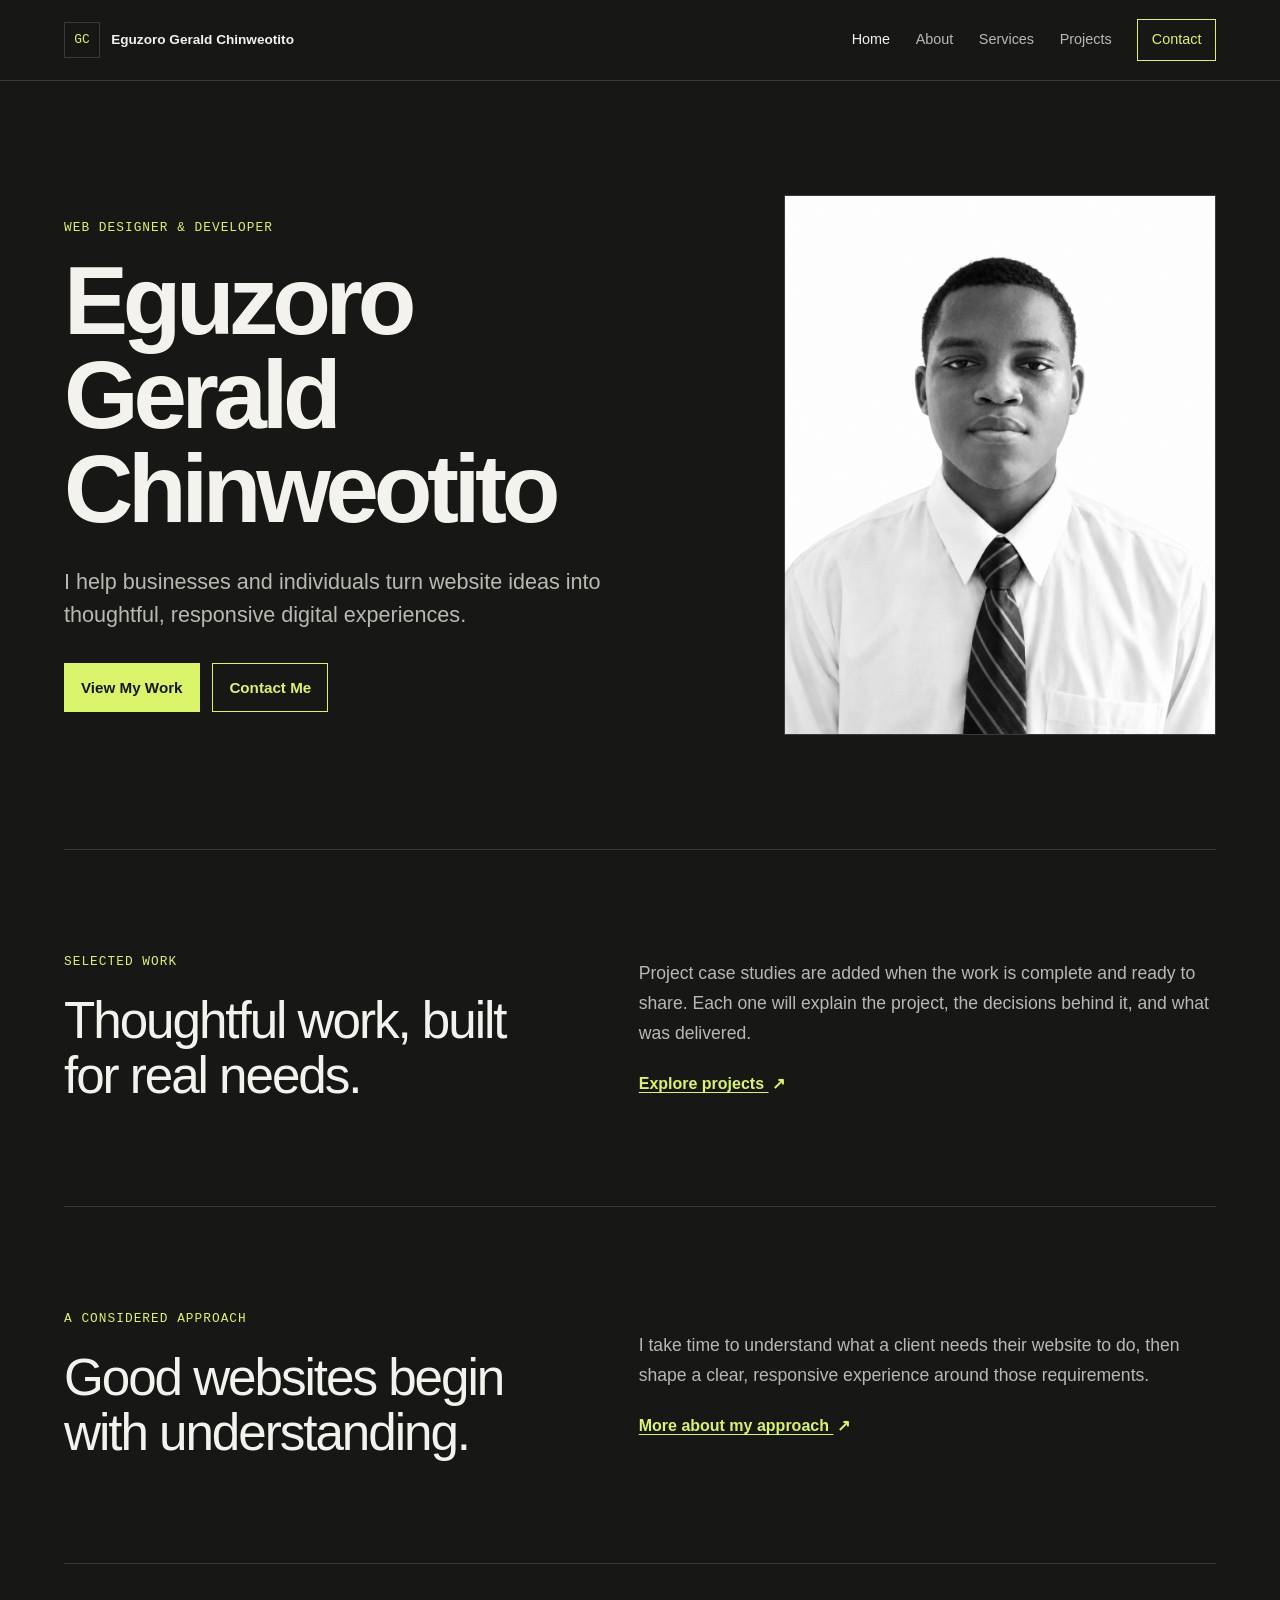
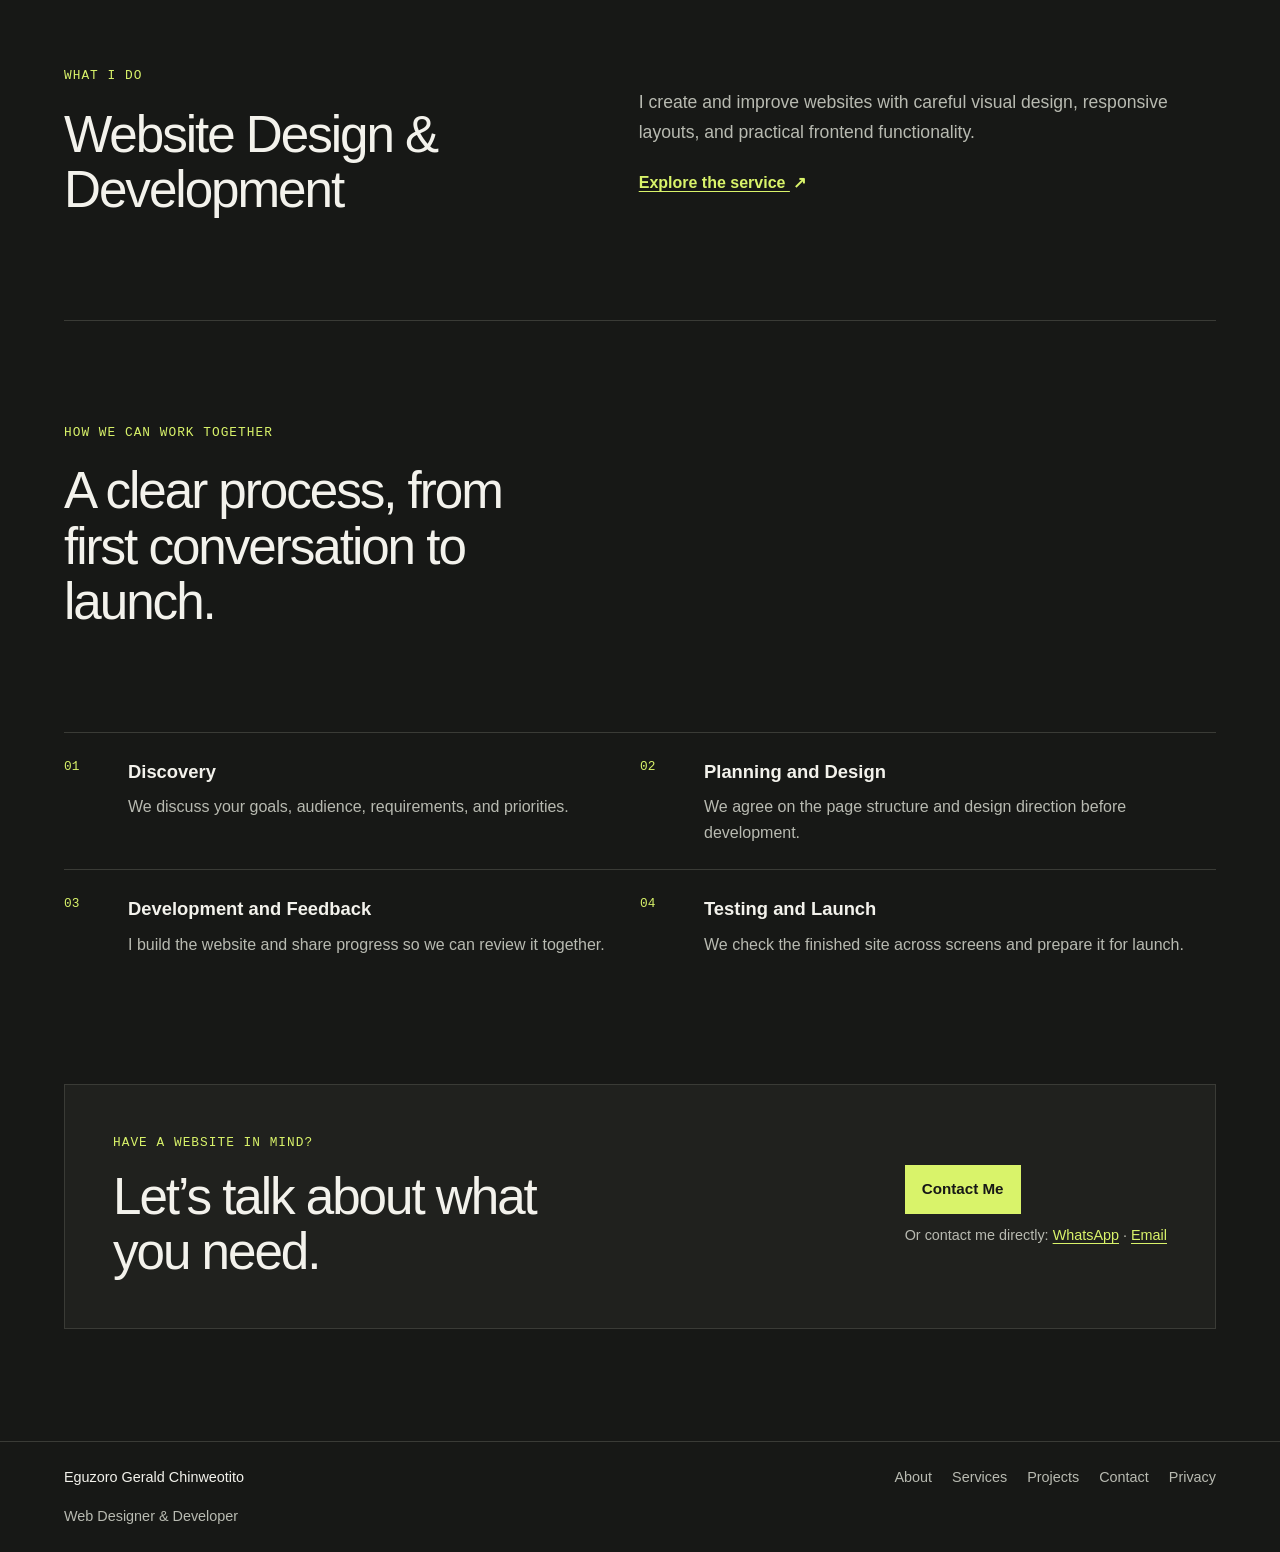
<file: index.html>
<!doctype html>
<html lang="en">
  <head>
    <meta charset="utf-8">
    <meta name="viewport" content="width=device-width, initial-scale=1">
    <meta
      name="description"
      content="Eguzoro Gerald Chinweotito is a Web Designer & Developer creating thoughtful, responsive digital experiences."
    >
    <title>Eguzoro Gerald Chinweotito | Web Designer &amp; Developer</title>
    <link rel="canonical" href="https://eguzorogeraldchinweotito.netlify.app/">
<meta property="og:type" content="website">
<meta property="og:title" content="Eguzoro Gerald Chinweotito | Web Designer &amp; Developer">
<meta property="og:description" content="I help businesses and individuals turn website ideas into thoughtful, responsive digital experiences.">
<meta property="og:url" content="https://eguzorogeraldchinweotito.netlify.app/">
<meta name="twitter:card" content="summary">
    <link rel="stylesheet" href="css/style.css">
    <script src="js/main.js" defer></script>
    <script type="application/ld+json">
{
  "@context": "https://schema.org",
  "@type": "Person",
  "name": "Eguzoro Gerald Chinweotito",
  "jobTitle": "Web Designer & Developer",
  "description": "I help businesses and individuals turn website ideas into thoughtful, responsive digital experiences.",
  "url": "https://eguzorogeraldchinweotito.netlify.app/"
}
</script>
  </head>

  <body>
    <a href="#main-content" class="skip-link">Skip to main content</a>

    <header class="site-header">
      <div class="header-inner">
        <a class="brand" href="index.html" aria-label="Eguzoro Gerald Chinweotito — Home">
          <span class="brand-mark" aria-hidden="true">GC</span>
          <span class="brand-name">Eguzoro Gerald Chinweotito</span>
        </a>

        <button
          class="menu-toggle"
          type="button"
          aria-controls="primary-navigation"
          aria-expanded="false"
          aria-label="Open navigation menu"
          hidden
        >
          <span aria-hidden="true">Menu</span>
        </button>

        <nav class="primary-nav" id="primary-navigation" aria-label="Main navigation">
          <a href="index.html" aria-current="page">Home</a>
          <a href="about.html">About</a>
          <a href="services.html">Services</a>
          <a href="projects.html">Projects</a>
          <a class="nav-contact" href="contact.html">Contact</a>
        </nav>
      </div>
    </header>

 <main id="main-content">
  <section class="page-content hero-section" aria-labelledby="hero-title">
    <div class="hero-copy">
      <p class="eyebrow">Web Designer &amp; Developer</p>
      <h1 id="hero-title">Eguzoro Gerald Chinweotito</h1>

      <p class="intro">
        I help businesses and individuals turn website ideas into thoughtful,
        responsive digital experiences.
      </p>

      <div class="hero-actions">
        <a class="button button-primary" href="projects.html">View My Work</a>
        <a class="button button-secondary" href="contact.html">Contact Me</a>
      </div>
    </div>

  <figure class="hero-portrait">
  <img
    class="portrait-image portrait-image-home"
    src="assets\images\Formal Monochrome Portrait.png"
    alt="Portrait of Eguzoro Gerald Chinweotito"
    loading="eager"
    fetchpriority="high"
  >
</figure>
      
    </div>
  </section>

  <section class="content-section work-preview" aria-labelledby="work-title">
    <div class="section-heading">
      <p class="eyebrow">Selected work</p>
      <h2 id="work-title">Thoughtful work, built for real needs.</h2>
    </div>

    <div class="section-copy">
      <p>
        Project case studies are added when the work is complete and ready to
        share. Each one will explain the project, the decisions behind it, and
        what was delivered.
      </p>
      <a class="text-link" href="projects.html">Explore projects <span aria-hidden="true">↗</span></a>
    </div>
  </section>

  <section class="content-section about-preview" aria-labelledby="about-title">
    <div class="section-heading">
      <p class="eyebrow">A considered approach</p>
      <h2 id="about-title">Good websites begin with understanding.</h2>
    </div>

    <div class="section-copy">
      <p>
        I take time to understand what a client needs their website to do, then
        shape a clear, responsive experience around those requirements.
      </p>
      <a class="text-link" href="about.html">More about my approach <span aria-hidden="true">↗</span></a>
    </div>
  </section>

  <section class="content-section services-preview" aria-labelledby="services-title">
    <div class="section-heading">
      <p class="eyebrow">What I do</p>
      <h2 id="services-title">Website Design &amp; Development</h2>
    </div>

    <div class="section-copy">
      <p>
        I create and improve websites with careful visual design, responsive
        layouts, and practical frontend functionality.
      </p>
      <a class="text-link" href="services.html">Explore the service <span aria-hidden="true">↗</span></a>
    </div>
  </section>

  <section class="content-section process-section" aria-labelledby="process-title">
    <div class="section-heading">
      <p class="eyebrow">How we can work together</p>
      <h2 id="process-title">A clear process, from first conversation to launch.</h2>
    </div>

    <ol class="process-list">
      <li>
        <span class="process-number">01</span>
        <div>
          <h3>Discovery</h3>
          <p>We discuss your goals, audience, requirements, and priorities.</p>
        </div>
      </li>
      <li>
        <span class="process-number">02</span>
        <div>
          <h3>Planning and Design</h3>
          <p>We agree on the page structure and design direction before development.</p>
        </div>
      </li>
      <li>
        <span class="process-number">03</span>
        <div>
          <h3>Development and Feedback</h3>
          <p>I build the website and share progress so we can review it together.</p>
        </div>
      </li>
      <li>
        <span class="process-number">04</span>
        <div>
          <h3>Testing and Launch</h3>
          <p>We check the finished site across screens and prepare it for launch.</p>
        </div>
      </li>
    </ol>
  </section>

 <section class="contact-callout" aria-labelledby="contact-title">
  <div>
    <p class="eyebrow">Have a website in mind?</p>
    <h2 id="contact-title">Let’s talk about what you need.</h2>
  </div>

  <div class="contact-callout-actions">
    <a class="button button-primary" href="contact.html">Contact Me</a>

    <p class="contact-direct-links">
      Or contact me directly:
      <a href="https://wa.me/2347079418851">WhatsApp</a>
      <span aria-hidden="true">·</span>
      <a href="mailto:geraldaiactivated@gmail.com">Email</a>
    </p>
  </div>
</section>
</main>

    <footer class="site-footer">
      <div class="footer-inner">
        <p class="footer-name">Eguzoro Gerald Chinweotito</p>

        <nav class="footer-nav" aria-label="Footer navigation">
          <a href="about.html">About</a>
          <a href="services.html">Services</a>
          <a href="projects.html">Projects</a>
          <a href="contact.html">Contact</a>
          <a href="privacy.html">Privacy</a>
        </nav>

        <p class="footer-role">Web Designer &amp; Developer</p>
      </div>
    </footer>
  </body>
</html>
</file>
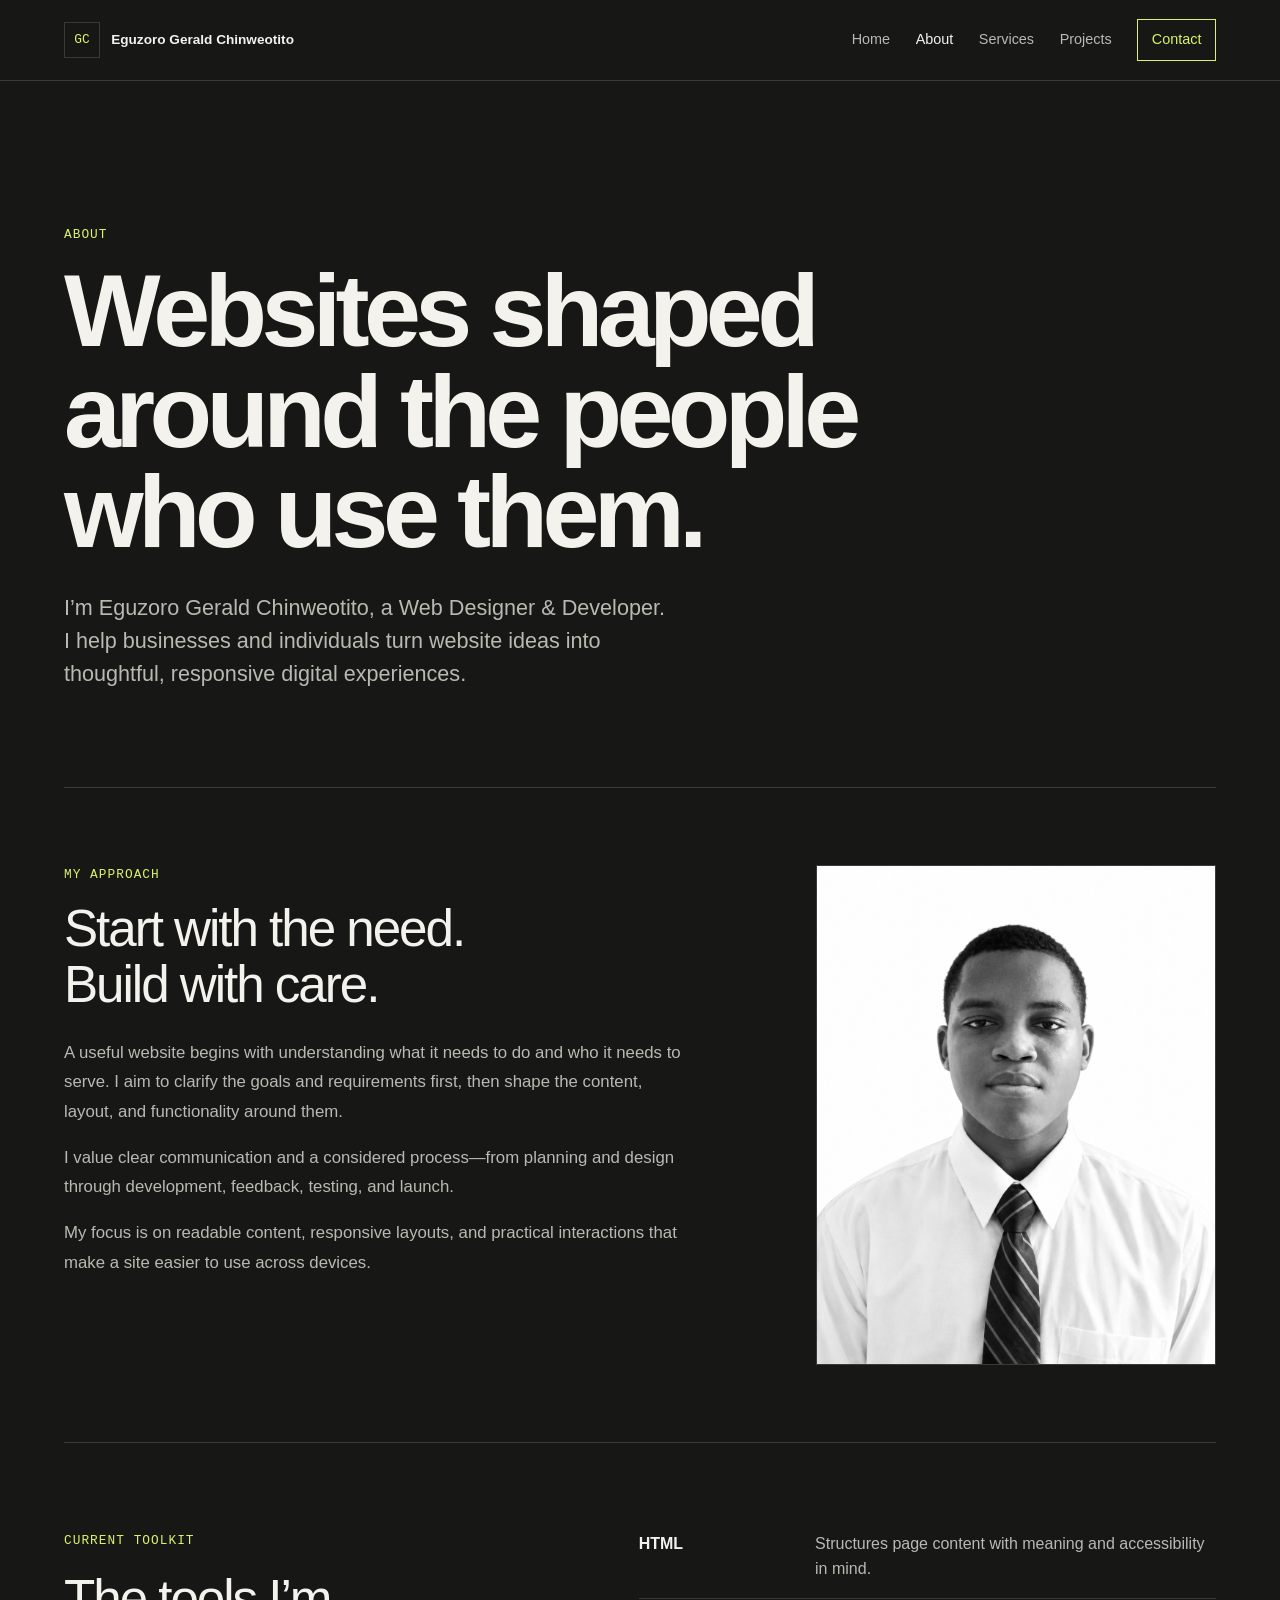
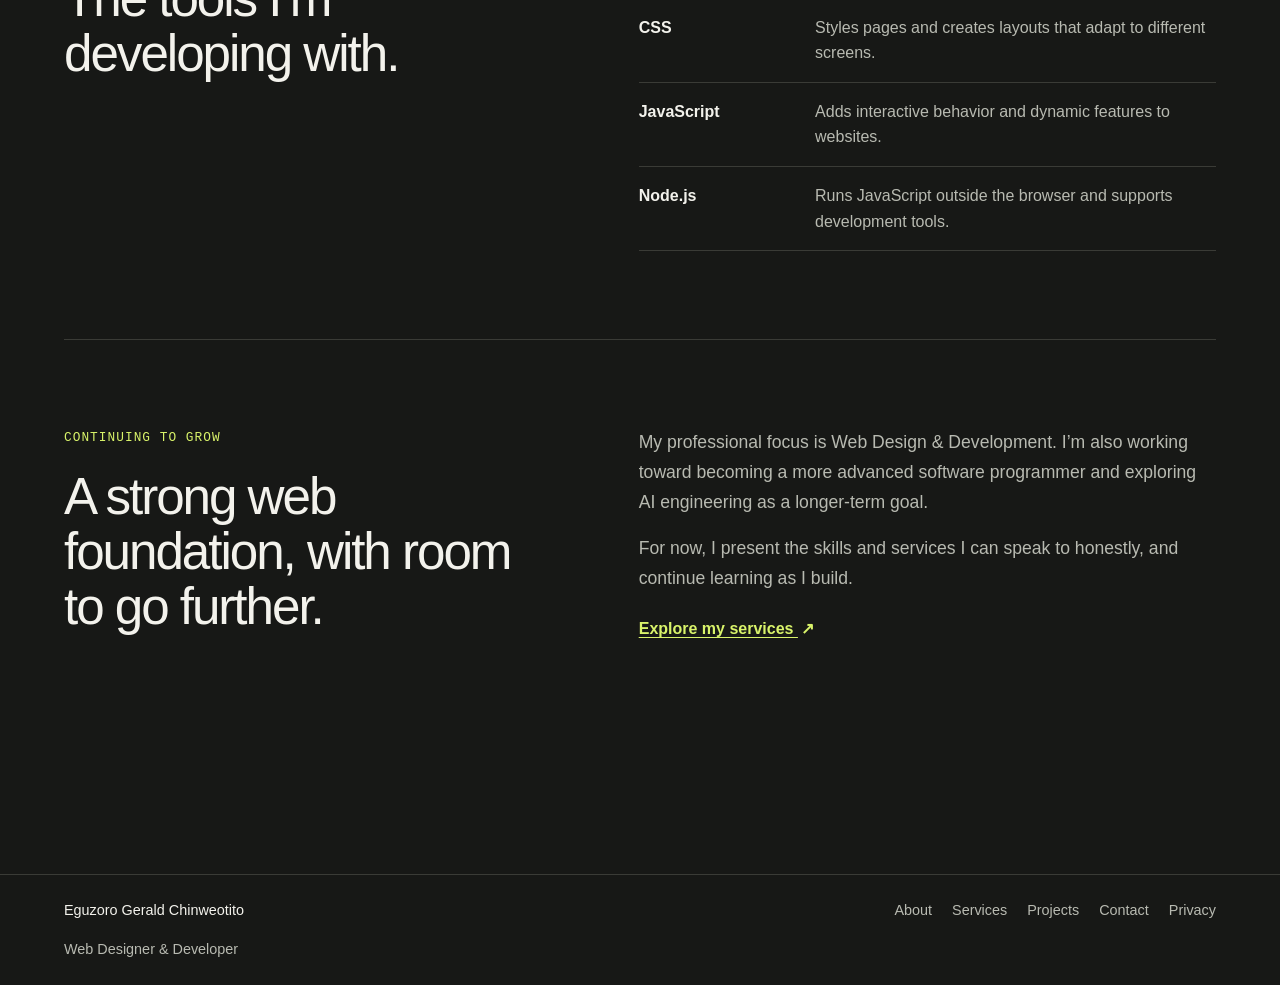
<file: about.html>
<!doctype html>
<html lang="en">
  <head>
    <meta charset="utf-8">
    <meta name="viewport" content="width=device-width, initial-scale=1">
    <meta
      name="description"
      content="Learn about Eguzoro Gerald Chinweotito's approach to web design, development, and building responsive digital experiences."
    >
    <title>About | Eguzoro Gerald Chinweotito</title>
    <link rel="canonical" href="https://eguzorogeraldchinweotito.netlify.app/about">
<meta property="og:type" content="website">
<meta property="og:title" content="About | Eguzoro Gerald Chinweotito">
<meta property="og:description" content="Learn about Eguzoro Gerald Chinweotito's approach to web design, development, and building responsive digital experiences.">
<meta property="og:url" content="https://eguzorogeraldchinweotito.netlify.app/about">
<meta name="twitter:card" content="summary">
    <link rel="stylesheet" href="css/style.css">
    <script src="js/main.js" defer></script>
  </head>

  <body>
    <a href="#main-content" class="skip-link">Skip to main content</a>

    <header class="site-header">
      <div class="header-inner">
        <a class="brand" href="index.html" aria-label="Eguzoro Gerald Chinweotito — Home">
          <span class="brand-mark" aria-hidden="true">GC</span>
          <span class="brand-name">Eguzoro Gerald Chinweotito</span>
        </a>

        <button
          class="menu-toggle"
          type="button"
          aria-controls="primary-navigation"
          aria-expanded="false"
          aria-label="Open navigation menu"
          hidden
        >
          <span aria-hidden="true">Menu</span>
        </button>

        <nav class="primary-nav" id="primary-navigation" aria-label="Main navigation">
          <a href="index.html">Home</a>
          <a href="about.html" aria-current="page">About</a>
          <a href="services.html">Services</a>
          <a href="projects.html">Projects</a>
          <a class="nav-contact" href="contact.html">Contact</a>
        </nav>
      </div>
    </header>

    <main id="main-content" class="page-content about-page">
      <header class="about-intro">
        <p class="eyebrow">About</p>
        <h1>Websites shaped around the people who use them.</h1>
        <p class="intro">
          I’m Eguzoro Gerald Chinweotito, a Web Designer &amp; Developer. I help
          businesses and individuals turn website ideas into thoughtful,
          responsive digital experiences.
        </p>
      </header>

      <section class="about-approach" aria-labelledby="approach-title">
        <div class="about-copy">
          <p class="eyebrow">My approach</p>
          <h2 id="approach-title">Start with the need. Build with care.</h2>
          <p>
            A useful website begins with understanding what it needs to do and
            who it needs to serve. I aim to clarify the goals and requirements
            first, then shape the content, layout, and functionality around
            them.
          </p>
          <p>
            I value clear communication and a considered process—from planning
            and design through development, feedback, testing, and launch.
          </p>
          <p>
            My focus is on readable content, responsive layouts, and practical
            interactions that make a site easier to use across devices.
          </p>
        </div>

       <figure class="about-portrait">
  <img
    class="portrait-image portrait-image-about"
    src="assets\images\Formal Monochrome Portrait.png"
    alt="Portrait of Eguzoro Gerald Chinweotito"
    loading="lazy"
    decoding="async"
  >
</figure>
      </section>

      <section class="about-skills" aria-labelledby="skills-title">
        <div class="section-heading">
          <p class="eyebrow">Current toolkit</p>
          <h2 id="skills-title">The tools I’m developing with.</h2>
        </div>

        <dl class="skill-list">
          <div>
            <dt>HTML</dt>
            <dd>Structures page content with meaning and accessibility in mind.</dd>
          </div>
          <div>
            <dt>CSS</dt>
            <dd>Styles pages and creates layouts that adapt to different screens.</dd>
          </div>
          <div>
            <dt>JavaScript</dt>
            <dd>Adds interactive behavior and dynamic features to websites.</dd>
          </div>
          <div>
            <dt>Node.js</dt>
            <dd>Runs JavaScript outside the browser and supports development tools.</dd>
          </div>
        </dl>
      </section>

      <section class="about-goals" aria-labelledby="goals-title">
        <div class="section-heading">
          <p class="eyebrow">Continuing to grow</p>
          <h2 id="goals-title">A strong web foundation, with room to go further.</h2>
        </div>

        <div class="section-copy">
          <p>
            My professional focus is Web Design &amp; Development. I’m also
            working toward becoming a more advanced software programmer and
            exploring AI engineering as a longer-term goal.
          </p>
          <p>
            For now, I present the skills and services I can speak to honestly,
            and continue learning as I build.
          </p>
          <a class="text-link" href="services.html">Explore my services <span aria-hidden="true">↗</span></a>
        </div>
      </section>
    </main>

    <footer class="site-footer">
      <div class="footer-inner">
        <p class="footer-name">Eguzoro Gerald Chinweotito</p>

        <nav class="footer-nav" aria-label="Footer navigation">
          <a href="about.html" aria-current="page">About</a>
          <a href="services.html">Services</a>
          <a href="projects.html">Projects</a>
          <a href="contact.html">Contact</a>
          <a href="privacy.html">Privacy</a>
        </nav>

        <p class="footer-role">Web Designer &amp; Developer</p>
      </div>
    </footer>
  </body>
</html>
</file>
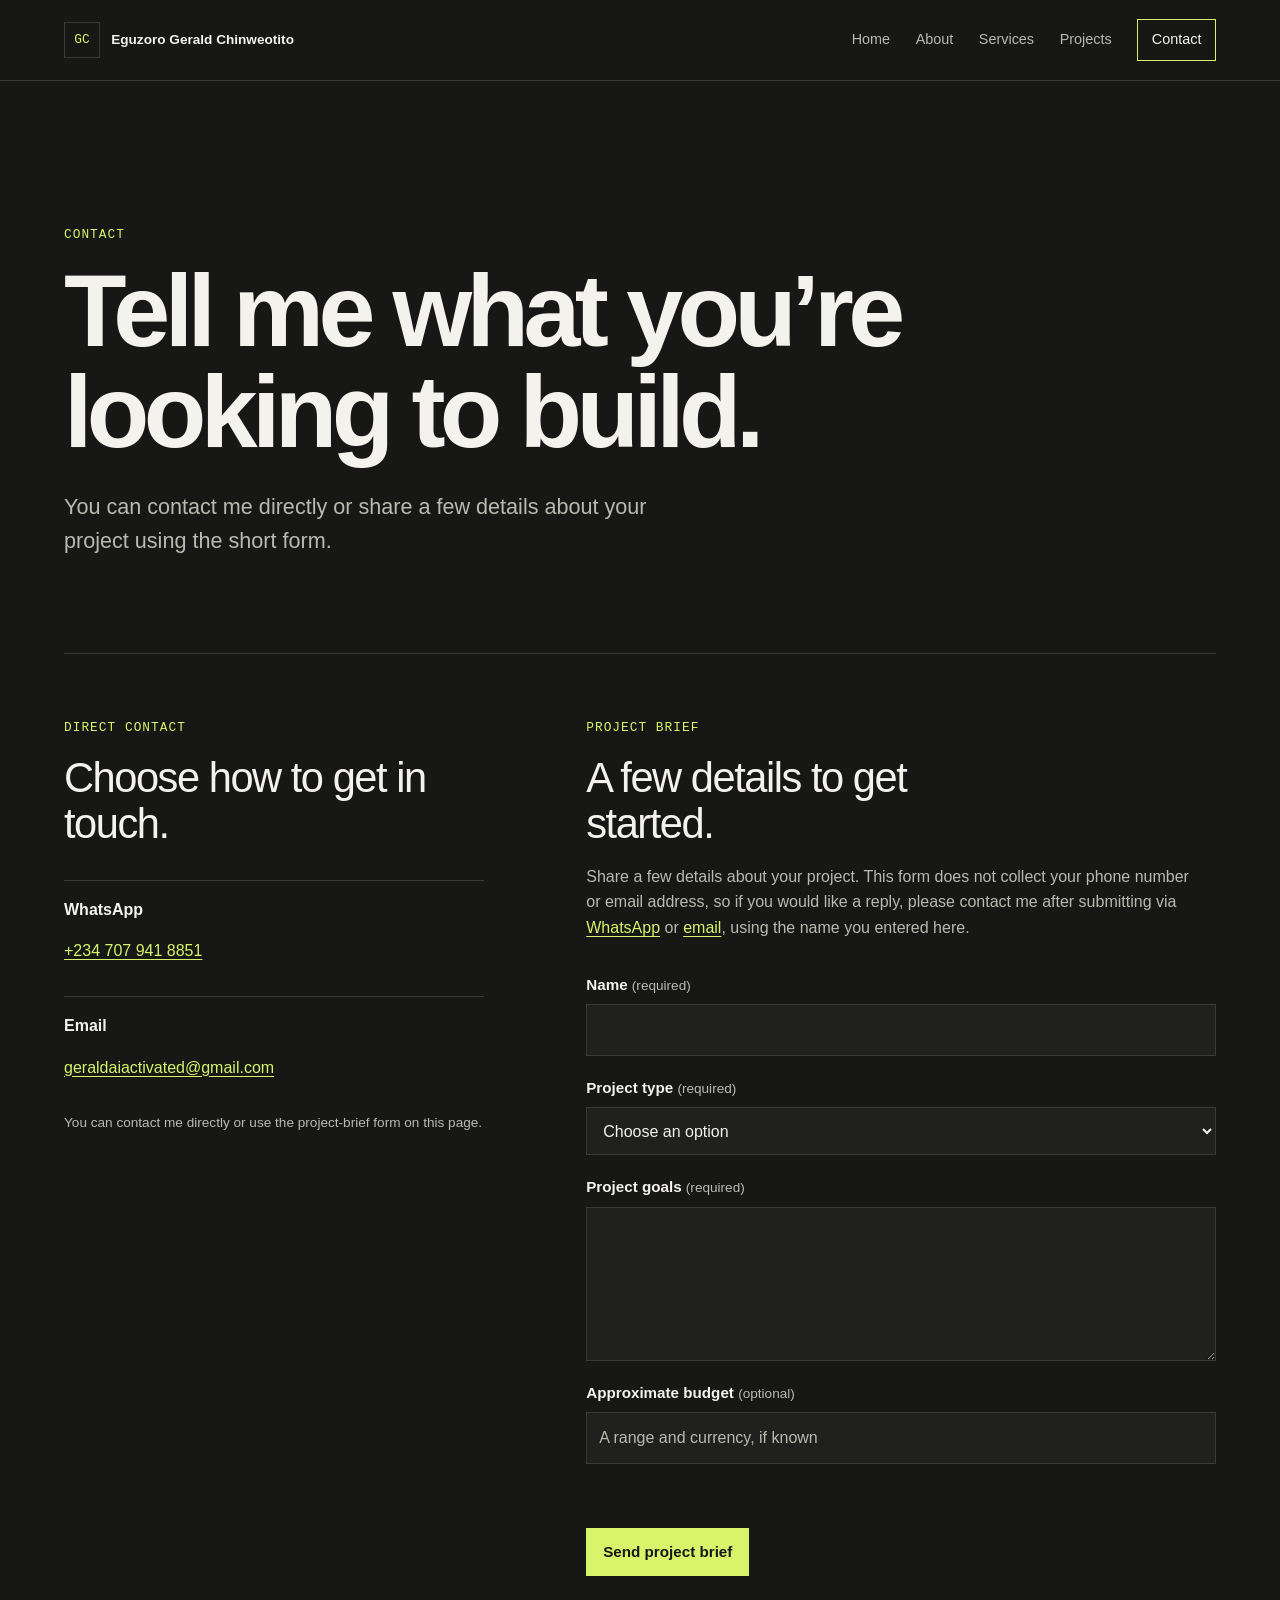
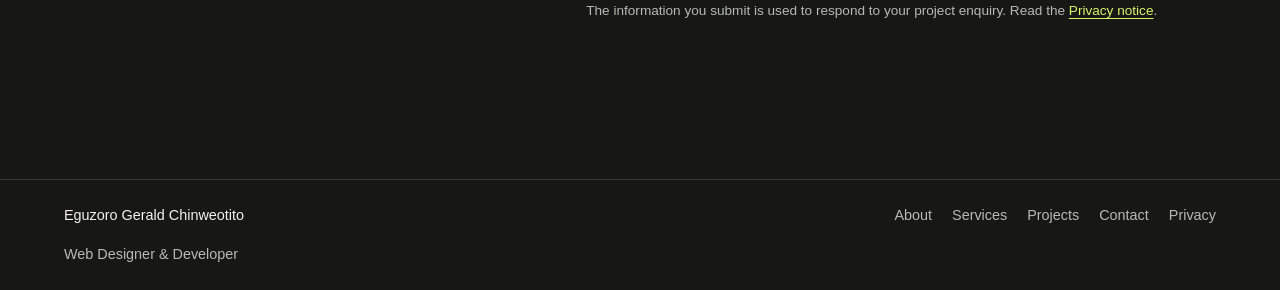
<file: contact.html>
<!doctype html>
<html lang="en">
  <head>
    <meta charset="utf-8">
    <meta name="viewport" content="width=device-width, initial-scale=1">
    <meta
      name="description"
      content="Get in touch with Eguzoro Gerald Chinweotito about a website design and development project."
    >
    <title>Contact | Eguzoro Gerald Chinweotito</title>
    <link rel="canonical" href="https://eguzorogeraldchinweotito.netlify.app/contact">
<meta property="og:type" content="website">
<meta property="og:title" content="Contact | Eguzoro Gerald Chinweotito">
<meta property="og:description" content="Get in touch with Eguzoro Gerald Chinweotito about a website design and development project.">
<meta property="og:url" content="https://eguzorogeraldchinweotito.netlify.app/contact">
<meta name="twitter:card" content="summary">
    <link rel="stylesheet" href="css/style.css">
    <script src="js/main.js" defer></script>
    <script src="js/contact-form.js" defer></script>
  </head>

  <body>
    <a href="#main-content" class="skip-link">Skip to main content</a>

    <header class="site-header">
      <div class="header-inner">
        <a class="brand" href="index.html" aria-label="Eguzoro Gerald Chinweotito — Home">
          <span class="brand-mark" aria-hidden="true">GC</span>
          <span class="brand-name">Eguzoro Gerald Chinweotito</span>
        </a>

        <button
          class="menu-toggle"
          type="button"
          aria-controls="primary-navigation"
          aria-expanded="false"
          aria-label="Open navigation menu"
          hidden
        >
          <span aria-hidden="true">Menu</span>
        </button>

        <nav class="primary-nav" id="primary-navigation" aria-label="Main navigation">
          <a href="index.html">Home</a>
          <a href="about.html">About</a>
          <a href="services.html">Services</a>
          <a href="projects.html">Projects</a>
          <a class="nav-contact" href="contact.html" aria-current="page">Contact</a>
        </nav>
      </div>
    </header>

    <main id="main-content" class="page-content contact-page">
      <header class="contact-intro">
        <p class="eyebrow">Contact</p>
        <h1>Tell me what you’re looking to build.</h1>
        <p class="intro">
          You can contact me directly or share a few details about your project
          using the short form.
        </p>
      </header>

      <div class="contact-layout">
        <section class="direct-contact" aria-labelledby="direct-contact-title">
          <p class="eyebrow">Direct contact</p>
          <h2 id="direct-contact-title">Choose how to get in touch.</h2>

         <div class="contact-method">
  <h3>WhatsApp</h3>
  <p><a href="https://wa.me/2347079418851">+234 707 941 8851</a></p>
</div>

<div class="contact-method">
  <h3>Email</h3>
  <p><a href="mailto:geraldaiactivated@gmail.com">geraldaiactivated@gmail.com</a></p>
</div>

<p class="contact-note">
  You can contact me directly or use the project-brief form on this page.
</p>
        </section>

        <section class="project-form-section" aria-labelledby="form-title">
          <p class="eyebrow">Project brief</p>
          <h2 id="form-title">A few details to get started.</h2>
          <p class="form-intro">
  Share a few details about your project. This form does not collect your
  phone number or email address, so if you would like a reply, please contact
  me after submitting via
  <a href="https://wa.me/2347079418851">WhatsApp</a> or
  <a href="mailto:geraldaiactivated@gmail.com">email</a>, using the name you
  entered here.
</p>

          <form
            class="project-form"
            name="project-brief"
            method="POST"
            action="/"
            data-netlify="true"
            data-netlify-honeypot="bot-field"
          >
            <input type="hidden" name="form-name" value="project-brief">

            <div class="form-honeypot" aria-hidden="true">
              <label>
                Leave this field empty:
                <input
                  type="text"
                  name="bot-field"
                  tabindex="-1"
                  autocomplete="off"
                >
              </label>
            </div>

            <div class="form-field">
              <label for="visitor-name">Name <span>(required)</span></label>
              <input
                id="visitor-name"
                name="name"
                type="text"
                autocomplete="name"
                required
              >
            </div>

            <div class="form-field">
              <label for="project-type">Project type <span>(required)</span></label>
              <select id="project-type" name="project-type" required>
                <option value="">Choose an option</option>
                <option value="New website">New website</option>
                <option value="Website redesign or improvement">
                  Website redesign or improvement
                </option>
                <option value="Responsive layout or functionality">
                  Responsive layout or functionality
                </option>
                <option value="Other">Other</option>
              </select>
            </div>

            <div class="form-field">
              <label for="project-goals">Project goals <span>(required)</span></label>
              <textarea
                id="project-goals"
                name="project-goals"
                rows="5"
                required
              ></textarea>
            </div>

            <div class="form-field">
              <label for="project-budget">Approximate budget <span>(optional)</span></label>
              <input
                id="project-budget"
                name="approximate-budget"
                type="text"
                autocomplete="off"
                placeholder="A range and currency, if known"
              >
            </div>

            <p
              class="form-status"
              id="form-status"
              role="status"
              aria-live="polite"
              aria-atomic="true"
            ></p>

            <button class="button button-primary form-submit" type="submit">
              Send project brief
            </button>
          </form>

          <p class="privacy-note">
            The information you submit is used to respond to your project
            enquiry. Read the <a href="privacy.html">Privacy notice</a>.
          </p>
        </section>
      </div>
    </main>

    <footer class="site-footer">
      <div class="footer-inner">
        <p class="footer-name">Eguzoro Gerald Chinweotito</p>

        <nav class="footer-nav" aria-label="Footer navigation">
          <a href="about.html">About</a>
          <a href="services.html">Services</a>
          <a href="projects.html">Projects</a>
          <a href="contact.html" aria-current="page">Contact</a>
          <a href="privacy.html">Privacy</a>
        </nav>

        <p class="footer-role">Web Designer &amp; Developer</p>
      </div>
    </footer>
  </body>
</html>
</file>
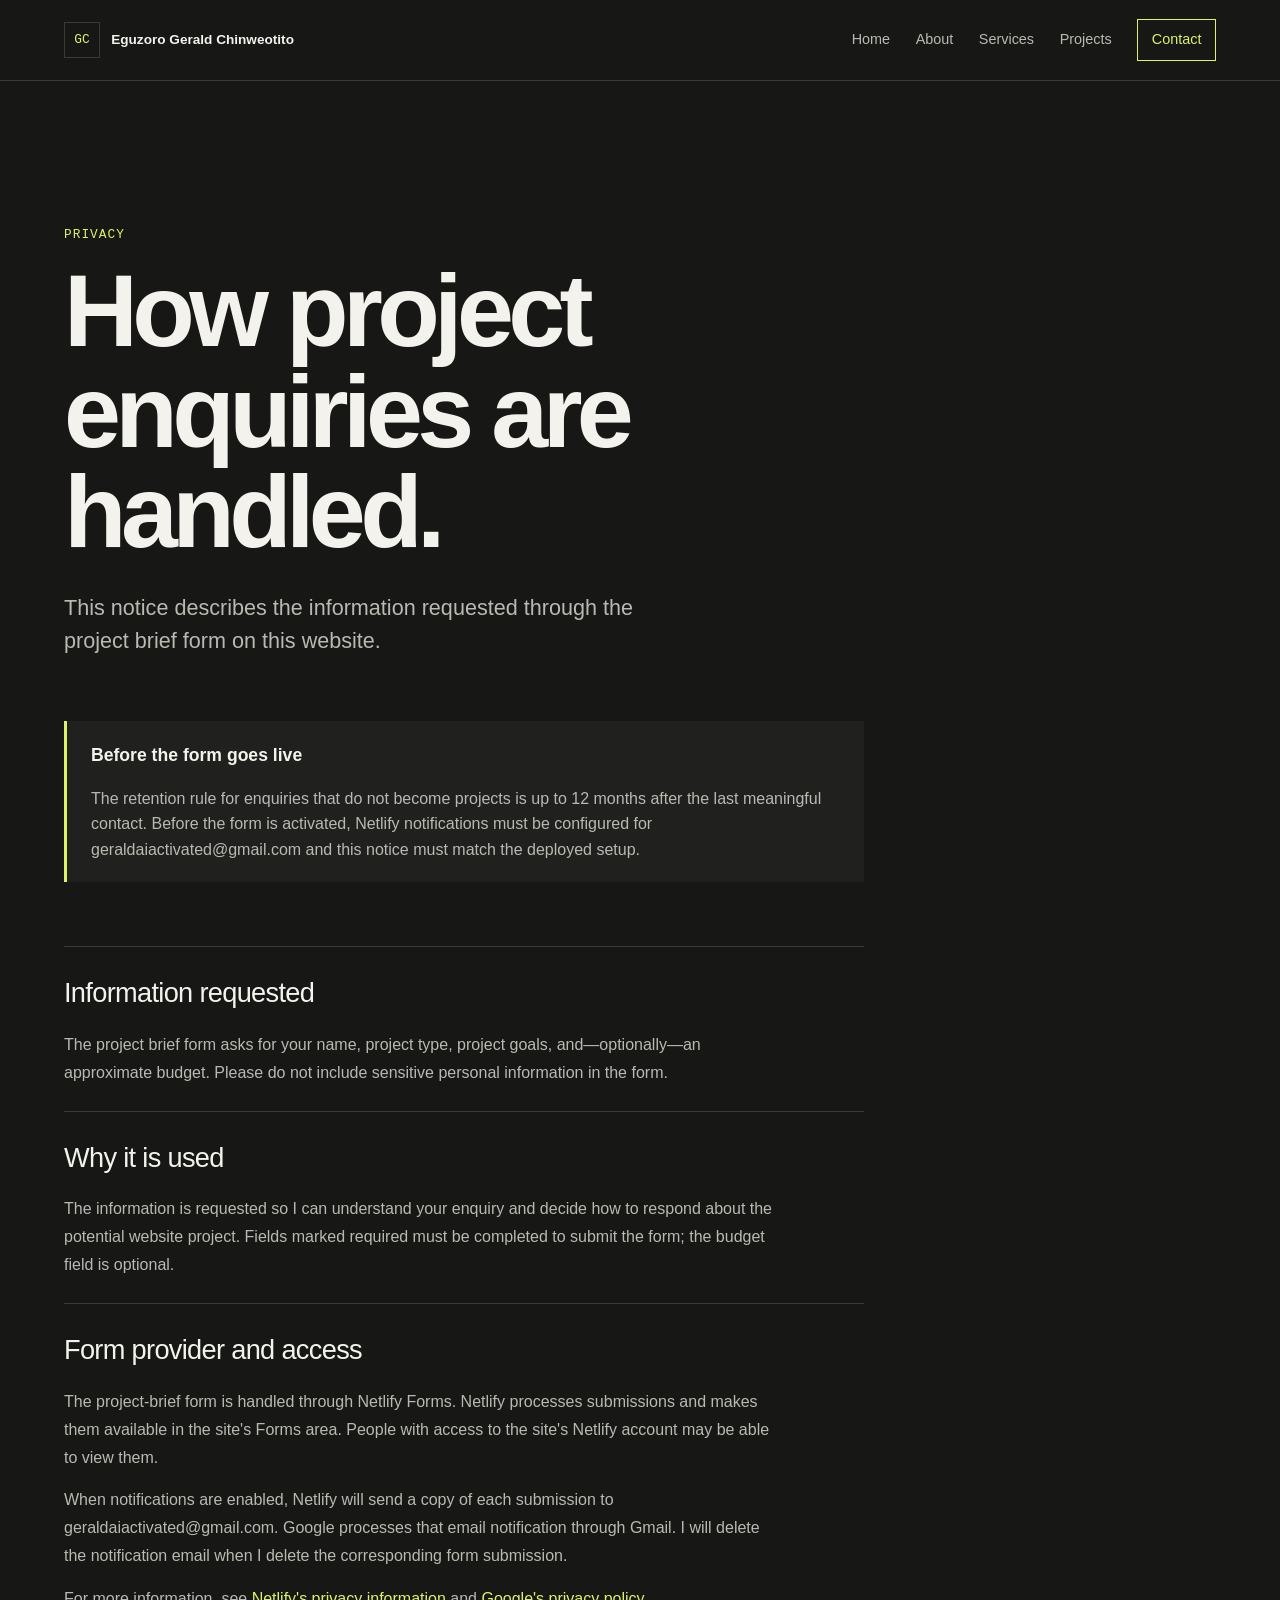
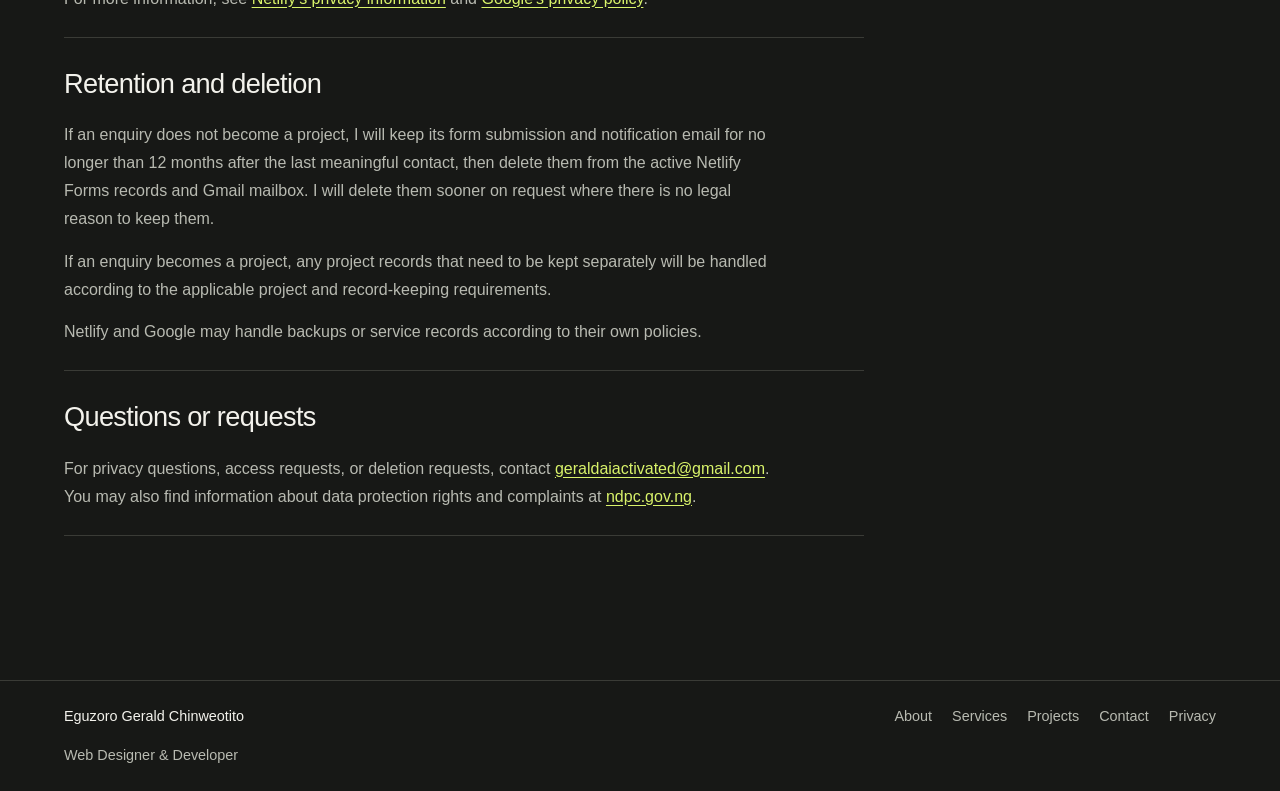
<file: privacy.html>
<!doctype html>
<html lang="en">
  <head>
    <meta charset="utf-8">
    <meta name="viewport" content="width=device-width, initial-scale=1">
    <meta
      name="description"
      content="Privacy information for enquiries submitted through Eguzoro Gerald Chinweotito's portfolio website."
    >
    <title>Privacy | Eguzoro Gerald Chinweotito</title>
    <link rel="canonical" href="https://eguzorogeraldchinweotito.netlify.app/privacy">
<meta property="og:type" content="website">
<meta property="og:title" content="Privacy | Eguzoro Gerald Chinweotito">
<meta property="og:description" content="Privacy information for enquiries submitted through Eguzoro Gerald Chinweotito's portfolio website.">
<meta property="og:url" content="https://eguzorogeraldchinweotito.netlify.app/privacy">
<meta name="twitter:card" content="summary">
    <link rel="stylesheet" href="css/style.css">
    <script src="js/main.js" defer></script>
  </head>

  <body>
    <a href="#main-content" class="skip-link">Skip to main content</a>

    <header class="site-header">
      <div class="header-inner">
        <a class="brand" href="index.html" aria-label="Eguzoro Gerald Chinweotito — Home">
          <span class="brand-mark" aria-hidden="true">GC</span>
          <span class="brand-name">Eguzoro Gerald Chinweotito</span>
        </a>

        <button
          class="menu-toggle"
          type="button"
          aria-controls="primary-navigation"
          aria-expanded="false"
          aria-label="Open navigation menu"
          hidden
        >
          <span aria-hidden="true">Menu</span>
        </button>

        <nav class="primary-nav" id="primary-navigation" aria-label="Main navigation">
          <a href="index.html">Home</a>
          <a href="about.html">About</a>
          <a href="services.html">Services</a>
          <a href="projects.html">Projects</a>
          <a class="nav-contact" href="contact.html">Contact</a>
        </nav>
      </div>
    </header>

    <main id="main-content" class="page-content privacy-page">
      <header class="privacy-intro">
        <p class="eyebrow">Privacy</p>
        <h1>How project enquiries are handled.</h1>
        <p class="intro">
          This notice describes the information requested through the project
          brief form on this website.
        </p>
      </header>

      <aside class="privacy-launch-note" aria-labelledby="privacy-launch-title">
        <h2 id="privacy-launch-title">Before the form goes live</h2>
        <p>
  The retention rule for enquiries that do not become projects is up to
  12 months after the last meaningful contact. Before the form is activated,
  Netlify notifications must be configured for
  geraldaiactivated@gmail.com and this notice must match the deployed setup.
</p>
      </aside>

      <div class="privacy-content">
        <section aria-labelledby="information-title">
          <h2 id="information-title">Information requested</h2>
          <p>
            The project brief form asks for your name, project type, project
            goals, and—optionally—an approximate budget. Please do not include
            sensitive personal information in the form.
          </p>
        </section>

        <section aria-labelledby="purpose-title">
          <h2 id="purpose-title">Why it is used</h2>
          <p>
            The information is requested so I can understand your enquiry and
            decide how to respond about the potential website project. Fields
            marked required must be completed to submit the form; the budget
            field is optional.
          </p>
        </section>

        <section aria-labelledby="provider-title">
  <h2 id="provider-title">Form provider and access</h2>
  <p>
    The project-brief form is handled through Netlify Forms. Netlify processes
    submissions and makes them available in the site's Forms area. People with
    access to the site's Netlify account may be able to view them.
  </p>
  <p>
    When notifications are enabled, Netlify will send a copy of each
    submission to geraldaiactivated@gmail.com. Google processes that email
    notification through Gmail. I will delete the notification email when I
    delete the corresponding form submission.
  </p>
  <p>
    For more information, see
    <a href="https://www.netlify.com/privacy/" target="_blank" rel="noreferrer">Netlify's privacy information</a>
    and
    <a href="https://policies.google.com/privacy" target="_blank" rel="noreferrer">Google's privacy policy</a>.
  </p>
</section>

        <section aria-labelledby="retention-title">
  <h2 id="retention-title">Retention and deletion</h2>
  <p>
    If an enquiry does not become a project, I will keep its form submission
    and notification email for no longer than 12 months after the last
    meaningful contact, then delete them from the active Netlify Forms
    records and Gmail mailbox. I will delete them sooner on request where
    there is no legal reason to keep them.
  </p>
  <p>
    If an enquiry becomes a project, any project records that need to be kept
    separately will be handled according to the applicable project and
    record-keeping requirements.
  </p>
  <p>
    Netlify and Google may handle backups or service records according to
    their own policies.
  </p>
</section>

        <section aria-labelledby="rights-title">
          <h2 id="rights-title">Questions or requests</h2>
          <p>
  For privacy questions, access requests, or deletion requests, contact
  <a href="mailto:geraldaiactivated@gmail.com">geraldaiactivated@gmail.com</a>.
  You may also find information about data protection rights and complaints
  at
  <a href="https://ndpc.gov.ng/" target="_blank" rel="noreferrer">ndpc.gov.ng</a>.
</p>
        </section>

        
      </div>
    </main>

    <footer class="site-footer">
      <div class="footer-inner">
        <p class="footer-name">Eguzoro Gerald Chinweotito</p>

        <nav class="footer-nav" aria-label="Footer navigation">
          <a href="about.html">About</a>
          <a href="services.html">Services</a>
          <a href="projects.html">Projects</a>
          <a href="contact.html">Contact</a>
          <a href="privacy.html" aria-current="page">Privacy</a>
        </nav>

        <p class="footer-role">Web Designer &amp; Developer</p>
      </div>
    </footer>
  </body>
</html>
</file>
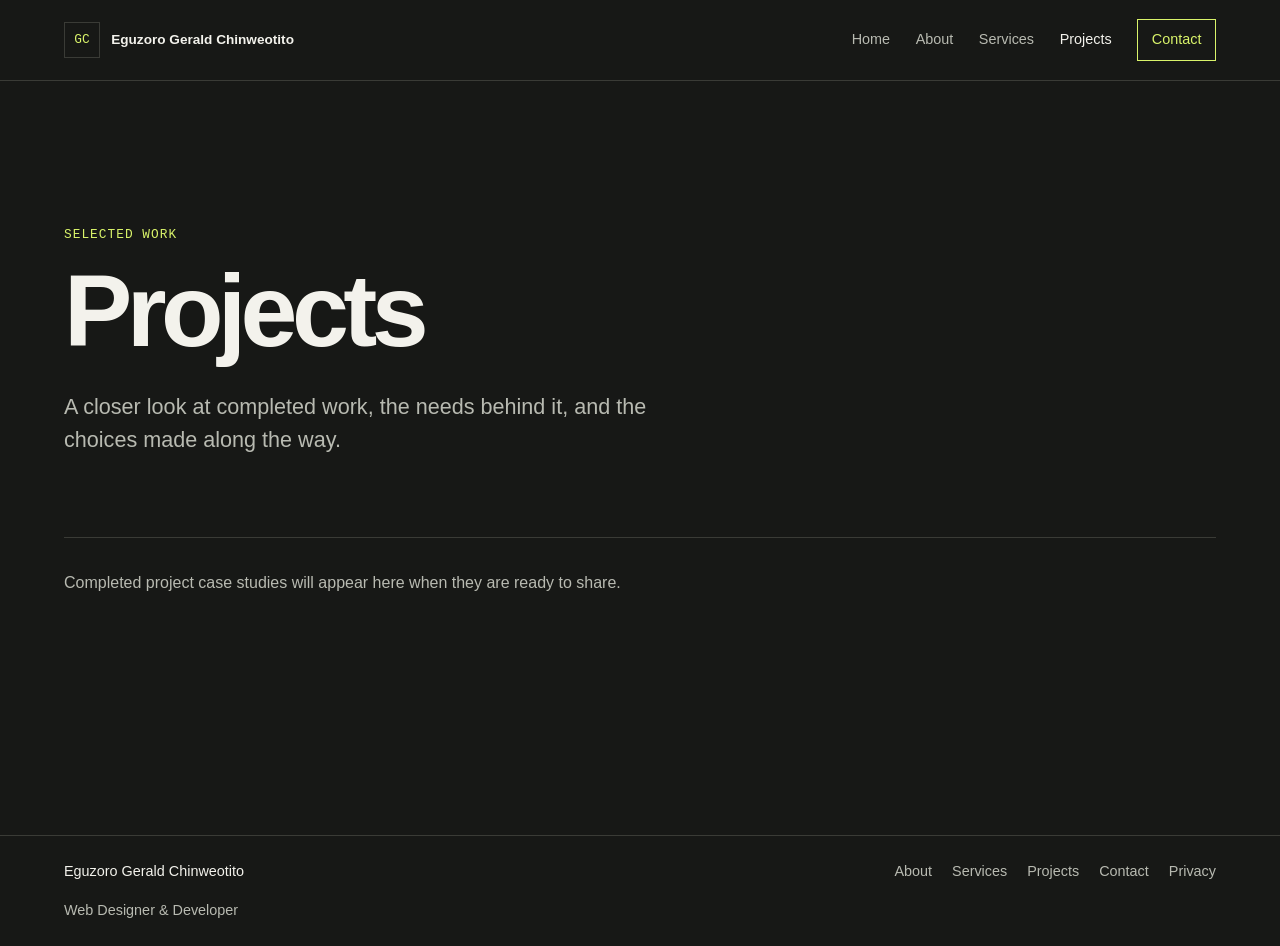
<file: projects.html>
<!doctype html>
<html lang="en">
  <head>
    <meta charset="utf-8">
    <meta name="viewport" content="width=device-width, initial-scale=1">
    <meta
      name="description"
      content="Explore completed web design and development projects by Eguzoro Gerald Chinweotito."
    >
    <title>Projects | Eguzoro Gerald Chinweotito</title>
    <link rel="canonical" href="https://eguzorogeraldchinweotito.netlify.app/projects">
<meta property="og:type" content="website">
<meta property="og:title" content="Projects | Eguzoro Gerald Chinweotito">
<meta property="og:description" content="Explore completed web design and development projects by Eguzoro Gerald Chinweotito.">
<meta property="og:url" content="https://eguzorogeraldchinweotito.netlify.app/projects">
<meta name="twitter:card" content="summary">
    <link rel="stylesheet" href="css/style.css">
    <script src="js/projects.js" defer></script>
    <script src="js/project-renderer.js" defer></script>
  </head>

  <body>
    <a href="#main-content" class="skip-link">Skip to main content</a>

    <header class="site-header">
      <div class="header-inner">
        <a class="brand" href="index.html" aria-label="Eguzoro Gerald Chinweotito — Home">
          <span class="brand-mark" aria-hidden="true">GC</span>
          <span class="brand-name">Eguzoro Gerald Chinweotito</span>
        </a>

        <button
          class="menu-toggle"
          type="button"
          aria-controls="primary-navigation"
          aria-expanded="false"
          aria-label="Open navigation menu"
          hidden
        >
          <span aria-hidden="true">Menu</span>
        </button>

        <nav class="primary-nav" id="primary-navigation" aria-label="Main navigation">
          <a href="index.html">Home</a>
          <a href="about.html">About</a>
          <a href="services.html">Services</a>
          <a href="projects.html" aria-current="page">Projects</a>
          <a class="nav-contact" href="contact.html">Contact</a>
        </nav>
      </div>
    </header>

    <main id="main-content" class="page-content projects-page">
      <header class="projects-intro">
        <p class="eyebrow">Selected work</p>
        <h1>Projects</h1>
        <p class="intro">
          A closer look at completed work, the needs behind it, and the choices
          made along the way.
        </p>
      </header>

      <section class="projects-content" aria-label="Completed projects">
        <p class="projects-empty" id="projects-empty">
          Completed project case studies will appear here when they are ready
          to share.
        </p>
        <div class="project-grid" id="project-list"></div>
      </section>
    </main>

    <footer class="site-footer">
      <div class="footer-inner">
        <p class="footer-name">Eguzoro Gerald Chinweotito</p>

        <nav class="footer-nav" aria-label="Footer navigation">
          <a href="about.html">About</a>
          <a href="services.html">Services</a>
          <a href="projects.html" aria-current="page">Projects</a>
          <a href="contact.html">Contact</a>
          <a href="privacy.html">Privacy</a>
        </nav>

        <p class="footer-role">Web Designer &amp; Developer</p>
      </div>
    </footer>

    <script src="js/main.js" defer></script>
  </body>
</html>
</file>
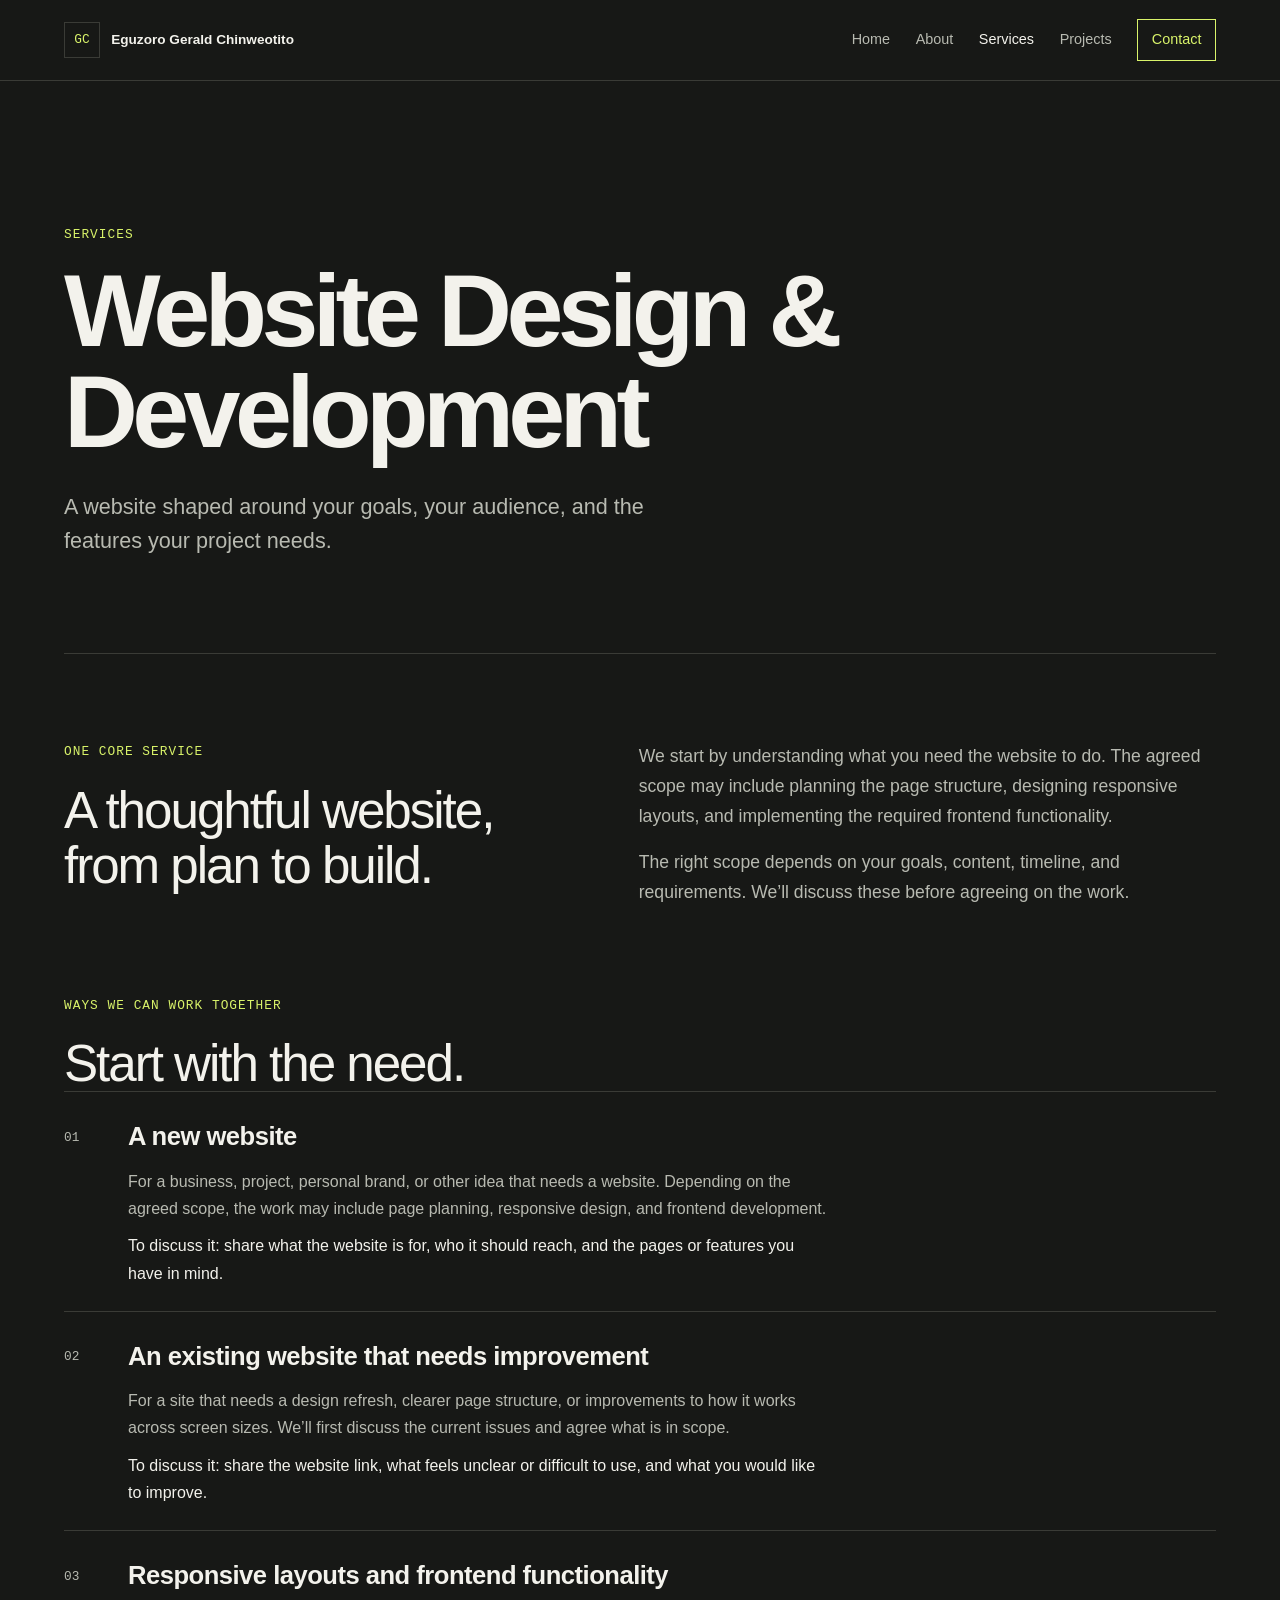
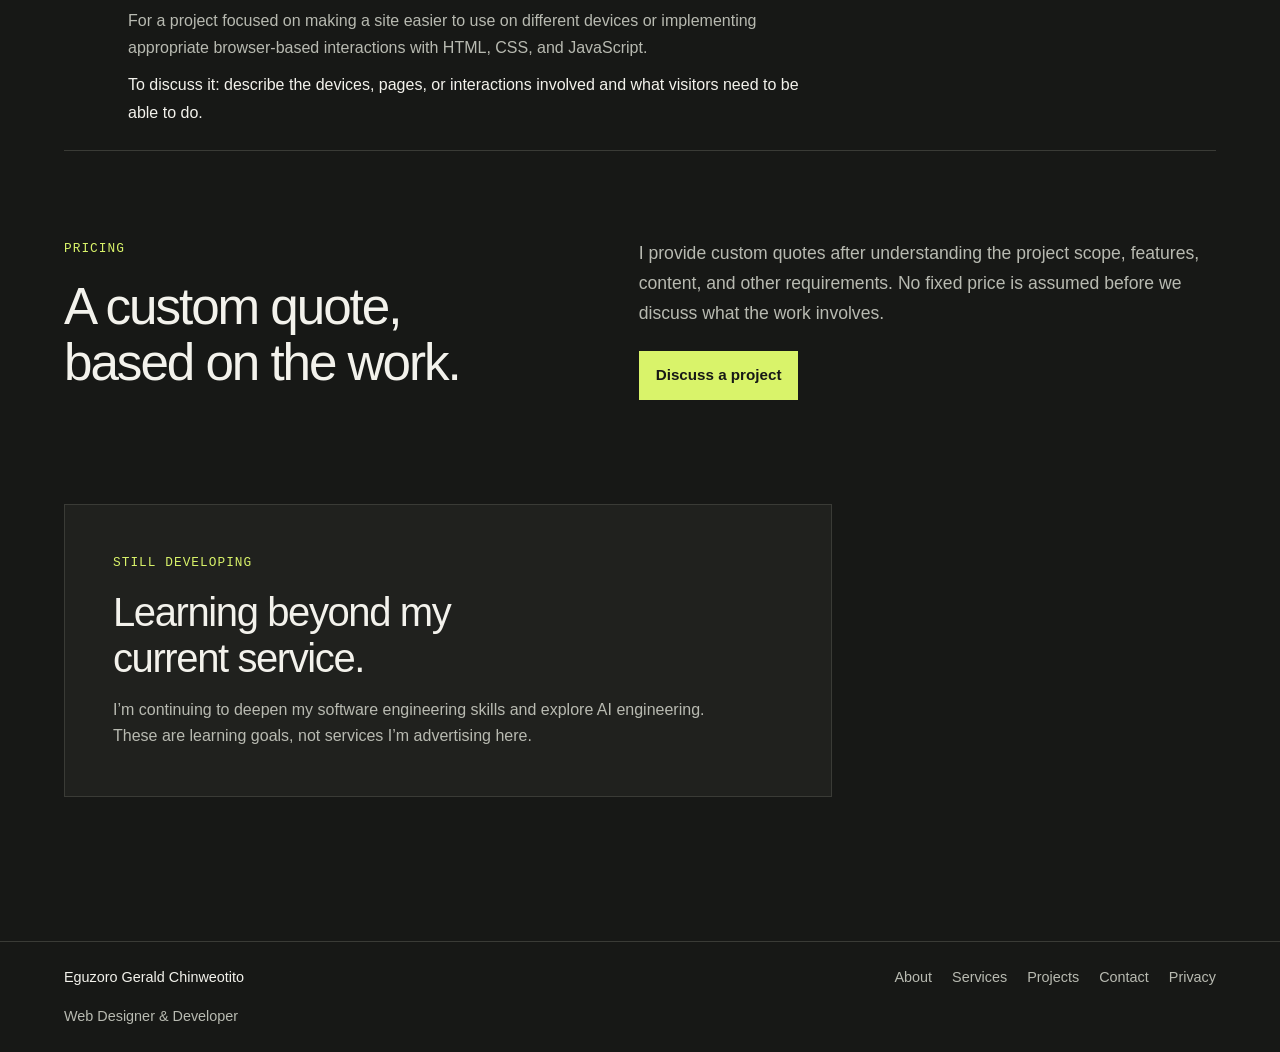
<file: services.html>
<!doctype html>
<html lang="en">
  <head>
    <meta charset="utf-8">
    <meta name="viewport" content="width=device-width, initial-scale=1">
    <meta
      name="description"
      content="Website design and development options from Eguzoro Gerald Chinweotito for new websites and improvements to existing sites."
    >
    <title>Services | Eguzoro Gerald Chinweotito</title>
    <link rel="canonical" href="https://eguzorogeraldchinweotito.netlify.app/services">
<meta property="og:type" content="website">
<meta property="og:title" content="Services | Eguzoro Gerald Chinweotito">
<meta property="og:description" content="Website design and development options from Eguzoro Gerald Chinweotito for new websites and improvements to existing sites.">
<meta property="og:url" content="https://eguzorogeraldchinweotito.netlify.app/services">
<meta name="twitter:card" content="summary">
    <link rel="stylesheet" href="css/style.css">
    <script src="js/main.js" defer></script>
  </head>

  <body>
    <a href="#main-content" class="skip-link">Skip to main content</a>

    <header class="site-header">
      <div class="header-inner">
        <a class="brand" href="index.html" aria-label="Eguzoro Gerald Chinweotito — Home">
          <span class="brand-mark" aria-hidden="true">GC</span>
          <span class="brand-name">Eguzoro Gerald Chinweotito</span>
        </a>

        <button
          class="menu-toggle"
          type="button"
          aria-controls="primary-navigation"
          aria-expanded="false"
          aria-label="Open navigation menu"
          hidden
        >
          <span aria-hidden="true">Menu</span>
        </button>

        <nav class="primary-nav" id="primary-navigation" aria-label="Main navigation">
          <a href="index.html">Home</a>
          <a href="about.html">About</a>
          <a href="services.html" aria-current="page">Services</a>
          <a href="projects.html">Projects</a>
          <a class="nav-contact" href="contact.html">Contact</a>
        </nav>
      </div>
    </header>

    <main id="main-content" class="page-content services-page">
      <header class="services-intro">
        <p class="eyebrow">Services</p>
        <h1>Website Design &amp; Development</h1>
        <p class="intro">
          A website shaped around your goals, your audience, and the features
          your project needs.
        </p>
      </header>

      <section class="service-overview" aria-labelledby="service-overview-title">
        <div class="section-heading">
          <p class="eyebrow">One core service</p>
          <h2 id="service-overview-title">A thoughtful website, from plan to build.</h2>
        </div>

        <div class="section-copy">
          <p>
            We start by understanding what you need the website to do. The
            agreed scope may include planning the page structure, designing
            responsive layouts, and implementing the required frontend
            functionality.
          </p>
          <p>
            The right scope depends on your goals, content, timeline, and
            requirements. We’ll discuss these before agreeing on the work.
          </p>
        </div>
      </section>

      <section class="service-options" aria-labelledby="options-title">
        <div class="section-heading">
          <p class="eyebrow">Ways we can work together</p>
          <h2 id="options-title">Start with the need.</h2>
        </div>

        <div class="service-option-list">
          <article class="service-option">
            <p class="service-option-number">01</p>
            <div>
              <h3>A new website</h3>
              <p>
                For a business, project, personal brand, or other idea that
                needs a website. Depending on the agreed scope, the work may
                include page planning, responsive design, and frontend
                development.
              </p>
              <p class="service-detail">
                To discuss it: share what the website is for, who it should
                reach, and the pages or features you have in mind.
              </p>
            </div>
          </article>

          <article class="service-option">
            <p class="service-option-number">02</p>
            <div>
              <h3>An existing website that needs improvement</h3>
              <p>
                For a site that needs a design refresh, clearer page structure,
                or improvements to how it works across screen sizes. We’ll
                first discuss the current issues and agree what is in scope.
              </p>
              <p class="service-detail">
                To discuss it: share the website link, what feels unclear or
                difficult to use, and what you would like to improve.
              </p>
            </div>
          </article>

          <article class="service-option">
            <p class="service-option-number">03</p>
            <div>
              <h3>Responsive layouts and frontend functionality</h3>
              <p>
                For a project focused on making a site easier to use on
                different devices or implementing appropriate browser-based
                interactions with HTML, CSS, and JavaScript.
              </p>
              <p class="service-detail">
                To discuss it: describe the devices, pages, or interactions
                involved and what visitors need to be able to do.
              </p>
            </div>
          </article>
        </div>
      </section>

      <section class="service-pricing" aria-labelledby="pricing-title">
        <div class="section-heading">
          <p class="eyebrow">Pricing</p>
          <h2 id="pricing-title">A custom quote, based on the work.</h2>
        </div>

        <div class="section-copy">
          <p>
            I provide custom quotes after understanding the project scope,
            features, content, and other requirements. No fixed price is
            assumed before we discuss what the work involves.
          </p>
          <a class="button button-primary" href="contact.html">Discuss a project</a>
        </div>
      </section>

      <section class="developing-skills" aria-labelledby="developing-title">
        <p class="eyebrow">Still developing</p>
        <h2 id="developing-title">Learning beyond my current service.</h2>
        <p>
          I’m continuing to deepen my software engineering skills and explore
          AI engineering. These are learning goals, not services I’m advertising
          here.
        </p>
      </section>
    </main>

    <footer class="site-footer">
      <div class="footer-inner">
        <p class="footer-name">Eguzoro Gerald Chinweotito</p>

        <nav class="footer-nav" aria-label="Footer navigation">
          <a href="about.html">About</a>
          <a href="services.html" aria-current="page">Services</a>
          <a href="projects.html">Projects</a>
          <a href="contact.html">Contact</a>
          <a href="privacy.html">Privacy</a>
        </nav>

        <p class="footer-role">Web Designer &amp; Developer</p>
      </div>
    </footer>
  </body>
</html>
</file>
<file: css/style.css>
/* Shared design choices */
:root {
  color-scheme: dark;

  --color-background: #171816;
  --color-surface: #20211e;
  --color-text: #f3f2ec;
  --color-muted: #b8bab1;
  --color-accent: #d9f36a;
  --color-border: #3a3b36;

  --font-heading: "Arial", "Helvetica Neue", sans-serif;
  --font-body: "Segoe UI", "Helvetica Neue", sans-serif;
  --font-mono: "Consolas", "Courier New", monospace;

  --page-width: 72rem;
  --page-gutter: clamp(1.25rem, 5vw, 4rem);
}

/* Make element sizing easier to reason about */
*,
*::before,
*::after {
  box-sizing: border-box;
}

html {
  scroll-behavior: smooth;
}

body {
  min-width: 20rem;
  margin: 0;
  background: var(--color-background);
  color: var(--color-text);
  font-family: var(--font-body);
  line-height: 1.6;
}

a {
  color: var(--color-accent);
  text-underline-offset: 0.2em;
}

a:hover {
  text-decoration-thickness: 0.12em;
}

a:focus-visible,
button:focus-visible {
  outline: 2px solid var(--color-accent);
  outline-offset: 4px;
}

.header-inner,
.page-content,
.footer-inner {
  width: min(100% - (2 * var(--page-gutter)), var(--page-width));
  margin-inline: auto;
}

/* Sticky site header */
.site-header {
  position: sticky;
  top: 0;
  z-index: 10;
  border-bottom: 1px solid var(--color-border);
  background: var(--color-background);
}

.header-inner {
  display: flex;
  min-height: 5rem;
  align-items: center;
  justify-content: space-between;
  gap: 1.5rem;
  transition: min-height 180ms ease;
}

.site-header.is-compact .header-inner {
  min-height: 3.75rem;
}

.brand {
  display: inline-flex;
  min-width: 0;
  align-items: center;
  gap: 0.7rem;
  color: var(--color-text);
  text-decoration: none;
}

.brand-mark {
  display: grid;
  width: 2.25rem;
  aspect-ratio: 1;
  flex: 0 0 auto;
  place-items: center;
  border: 1px solid var(--color-border);
  color: var(--color-accent);
  font-family: var(--font-mono);
  font-size: 0.8rem;
}

.brand-name {
  overflow: hidden;
  font-size: 0.85rem;
  font-weight: 600;
  text-overflow: ellipsis;
  white-space: nowrap;
}

.primary-nav {
  display: flex;
  align-items: center;
  gap: clamp(0.8rem, 2vw, 1.6rem);
}

.primary-nav a,
.footer-nav a {
  color: var(--color-muted);
  font-size: 0.9rem;
  text-decoration: none;
}

.primary-nav a:hover,
.primary-nav a[aria-current="page"],
.footer-nav a:hover {
  color: var(--color-text);
}

.primary-nav .nav-contact {
  padding: 0.55rem 0.85rem;
  border: 1px solid var(--color-accent);
  color: var(--color-accent);
}

.primary-nav .nav-contact:hover {
  background: var(--color-accent);
  color: var(--color-background);
}

.menu-toggle {
  display: none;
  min-height: 2.75rem;
  padding: 0.5rem 0.8rem;
  border: 1px solid var(--color-border);
  background: transparent;
  color: var(--color-text);
  font: inherit;
  cursor: pointer;
}

.menu-toggle[hidden] {
  display: none;
}

/* Homepage foundation; later stages will develop the page sections */
.page-content {
  min-height: 70vh;
  padding-block: clamp(4rem, 12vw, 9rem);
}

.eyebrow {
  margin: 0 0 1rem;
  color: var(--color-accent);
  font-family: var(--font-mono);
  font-size: 0.8rem;
  letter-spacing: 0.08em;
  text-transform: uppercase;
}

h1 {
  max-width: 14ch;
  margin: 0;
  font-family: var(--font-heading);
  font-size: clamp(2.75rem, 8vw, 6.5rem);
  font-weight: 600;
  letter-spacing: -0.055em;
  line-height: 0.98;
}

.intro {
  max-width: 38rem;
  margin-block: 1.75rem 0;
  color: var(--color-muted);
  font-size: clamp(1.1rem, 2.5vw, 1.35rem);
  line-height: 1.55;
}

/* Footer */
.site-footer {
  border-top: 1px solid var(--color-border);
}

.footer-inner {
  display: grid;
  grid-template-columns: 1fr auto;
  gap: 1rem 2rem;
  padding-block: 1.5rem;
}

.footer-name,
.footer-role {
  margin: 0;
  font-size: 0.9rem;
}

.footer-role {
  color: var(--color-muted);
}

.footer-nav {
  display: flex;
  flex-wrap: wrap;
  gap: 0.75rem 1.25rem;
}

.skip-link {
  position: absolute;
  top: 0.75rem;
  left: 0.75rem;
  z-index: 20;
  padding: 0.65rem 0.9rem;
  transform: translateY(-200%);
  background: var(--color-accent);
  color: #171816;
  font-weight: 700;
}

.skip-link:focus {
  transform: translateY(0);
}

/* Small-screen navigation */
@media (max-width: 48rem) {
  .header-inner {
    position: relative;
    min-height: 4.5rem;
    flex-wrap: wrap;
    gap: 0.5rem;
    padding-block: 0.75rem;
  }

  .site-header.is-compact .header-inner {
    min-height: 4rem;
  }

  body.has-js .menu-toggle:not([hidden]) {
    display: inline-flex;
    align-items: center;
    justify-content: center;
  }

  body.has-js .primary-nav:not(.is-open) {
    display: none;
  }

  .primary-nav {
    width: 100%;
    flex-direction: column;
    align-items: stretch;
    gap: 0;
    padding-block: 0.25rem 0.5rem;
  }

  .primary-nav a {
    padding: 0.75rem 0;
  }

  .primary-nav .nav-contact {
    margin-top: 0.5rem;
    padding-inline: 0.75rem;
    text-align: center;
  }

  .footer-inner {
    grid-template-columns: 1fr;
  }
}

/* Respect visitors who request reduced motion */
@media (prefers-reduced-motion: reduce) {
  html {
    scroll-behavior: auto;
  }

  .header-inner {
    transition: none;
  }
}

/* Homepage hero */
.hero-section {
  display: grid;
  min-height: min(48rem, calc(100svh - 5rem));
  grid-template-columns: minmax(0, 1.1fr) minmax(15rem, 0.9fr);
  align-items: center;
  gap: clamp(2rem, 7vw, 6rem);
  padding-block: clamp(3rem, 8vw, 6rem);
}

.hero-copy {
  max-width: 42rem;
}

.hero-section h1 {
  max-width: 11ch;
  font-size: clamp(3rem, 7.5vw, 6.5rem);
}

.hero-section .intro {
  max-width: 35rem;
}

.hero-actions {
  display: flex;
  flex-wrap: wrap;
  gap: 0.8rem;
  margin-top: 2rem;
}

.button {
  display: inline-flex;
  min-height: 3rem;
  align-items: center;
  justify-content: center;
  padding: 0.7rem 1rem;
  border: 1px solid var(--color-accent);
  font-size: 0.95rem;
  font-weight: 600;
  text-decoration: none;
  transition:
    background-color 160ms ease,
    color 160ms ease,
    border-color 160ms ease;
}

.button-primary {
  background: var(--color-accent);
  color: var(--color-background);
}

.button-primary:hover {
  border-color: var(--color-text);
  background: var(--color-text);
  color: var(--color-background);
}

.button-secondary {
  color: var(--color-accent);
}

.button-secondary:hover {
  background: var(--color-accent);
  color: var(--color-background);
}

/* Clearly labelled graphic until a real portrait is provided */
.hero-portrait {
  width: min(100%, 27rem);
  justify-self: end;
}

.portrait-art {
  position: relative;
  display: grid;
  min-height: 22rem;
  aspect-ratio: 4 / 5;
  overflow: hidden;
  place-items: center;
  border: 1px solid var(--color-border);
  background: var(--color-surface);
}

.portrait-orbit {
  position: absolute;
  width: 72%;
  aspect-ratio: 1;
  border: 1px solid var(--color-accent);
  border-radius: 50%;
  transform: translate(13%, -5%);
}

.portrait-monogram {
  color: var(--color-text);
  font-family: var(--font-heading);
  font-size: clamp(5rem, 12vw, 9rem);
  font-weight: 600;
  letter-spacing: -0.1em;
  line-height: 1;
}

.portrait-index {
  position: absolute;
  right: 1rem;
  bottom: 1rem;
  color: var(--color-accent);
  font-family: var(--font-mono);
  font-size: 0.7rem;
  letter-spacing: 0.08em;
}

.portrait-note {
  margin: 0.65rem 0 0;
  color: var(--color-muted);
  font-size: 0.8rem;
}

/* Adapt the composition instead of shrinking the desktop columns */
@media (max-width: 48rem) {
  .hero-section {
    min-height: auto;
    grid-template-columns: 1fr;
    gap: 2.5rem;
    padding-block: 4rem;
  }

  .hero-section h1 {
    max-width: 10ch;
  }

  .hero-portrait {
    width: min(100%, 24rem);
    justify-self: start;
  }

  .portrait-art {
    min-height: 18rem;
  }
}

@media (prefers-reduced-motion: reduce) {
  .button {
    transition: none;
  }
}

/* Homepage editorial sections */
.content-section {
  display: grid;
  width: min(100% - (2 * var(--page-gutter)), var(--page-width));
  grid-template-columns: minmax(0, 0.9fr) minmax(0, 1.1fr);
  gap: clamp(2rem, 8vw, 7rem);
  margin-inline: auto;
  padding-block: clamp(3.5rem, 8vw, 6.5rem);
  border-top: 1px solid var(--color-border);
}

.section-heading h2,
.contact-callout h2 {
  max-width: 16ch;
  margin: 0;
  font-family: var(--font-heading);
  font-size: clamp(2rem, 4vw, 3.5rem);
  font-weight: 500;
  letter-spacing: -0.04em;
  line-height: 1.08;
}

.section-heading .eyebrow {
  margin-bottom: 1.25rem;
}

.section-copy {
  max-width: 38rem;
  align-self: center;
}

.section-copy p {
  margin: 0;
  color: var(--color-muted);
  font-size: 1.1rem;
  line-height: 1.7;
}

.text-link {
  display: inline-block;
  margin-top: 1.4rem;
  color: var(--color-accent);
  font-weight: 600;
  text-decoration-thickness: 1px;
}

.text-link span {
  display: inline-block;
  margin-left: 0.2rem;
}

/* Numbered, text-led process rather than a row of decorative cards */
.process-list {
  display: grid;
  grid-column: 1 / -1;
  grid-template-columns: repeat(2, minmax(0, 1fr));
  gap: 0;
  margin: 0;
  padding: 0;
  list-style: none;
}

.process-list li {
  display: grid;
  grid-template-columns: 3rem 1fr;
  gap: 1rem;
  padding: 1.5rem 1rem 1.5rem 0;
  border-top: 1px solid var(--color-border);
}

.process-number {
  color: var(--color-accent);
  font-family: var(--font-mono);
  font-size: 0.8rem;
}

.process-list h3 {
  margin: 0;
  font-size: 1.15rem;
  font-weight: 600;
}

.process-list p {
  max-width: 30rem;
  margin: 0.5rem 0 0;
  color: var(--color-muted);
}

.contact-callout {
  display: flex;
  width: min(100% - (2 * var(--page-gutter)), var(--page-width));
  align-items: center;
  justify-content: space-between;
  gap: 2rem;
  margin: 0 auto clamp(4rem, 10vw, 7rem);
  padding: clamp(1.5rem, 5vw, 3rem);
  border: 1px solid var(--color-border);
  background: var(--color-surface);
}

.contact-callout .eyebrow {
  margin-bottom: 1rem;
}

@media (max-width: 48rem) {
  .content-section {
    grid-template-columns: 1fr;
    gap: 1.5rem;
  }

  .process-list {
    grid-template-columns: 1fr;
  }

  .contact-callout {
    align-items: flex-start;
    flex-direction: column;
  }
}

/* Projects page */
.projects-intro {
  max-width: 48rem;
  padding-bottom: clamp(3rem, 7vw, 5rem);
}

.projects-intro h1 {
  max-width: none;
}

.projects-content {
  border-top: 1px solid var(--color-border);
}

.projects-empty {
  max-width: 38rem;
  margin: 0;
  padding-block: 2rem;
  color: var(--color-muted);
}

.projects-empty[hidden] {
  display: none;
}

.project-grid {
  display: grid;
  grid-template-columns: repeat(2, minmax(0, 1fr));
  gap: 2rem;
  padding-block: 2rem;
}

.project-card {
  min-width: 0;
}

.project-card-link {
  display: block;
  height: 100%;
  color: var(--color-text);
  text-decoration: none;
}

.project-card-link:focus-visible {
  outline: 2px solid var(--color-accent);
  outline-offset: 5px;
}

.project-image {
  display: block;
  width: 100%;
  height: auto;
  aspect-ratio: 3 / 2;
  object-fit: cover;
  background: var(--color-surface);
}

.project-details {
  padding-top: 1rem;
}

.project-details h2 {
  margin: 0;
  font-size: clamp(1.35rem, 2vw, 1.8rem);
  letter-spacing: -0.025em;
}

.project-description {
  max-width: 38rem;
  margin: 0.65rem 0 0;
  color: var(--color-muted);
}

.technology-list {
  display: flex;
  flex-wrap: wrap;
  gap: 0.5rem 1rem;
  margin: 1rem 0 0;
  padding: 0;
  color: var(--color-accent);
  font-family: var(--font-mono);
  font-size: 0.75rem;
  list-style: none;
}

.project-card-link:hover .project-details h2 {
  color: var(--color-accent);
}

@media (max-width: 40rem) {
  .project-grid {
    grid-template-columns: 1fr;
  }
}

/* About page */
.about-intro {
  max-width: 54rem;
  padding-bottom: clamp(3rem, 8vw, 6rem);
}

.about-intro h1 {
  max-width: 15ch;
}

.about-approach {
  display: grid;
  grid-template-columns: minmax(0, 1.1fr) minmax(14rem, 0.75fr);
  align-items: start;
  gap: clamp(2rem, 8vw, 7rem);
  padding-block: clamp(2.5rem, 6vw, 5rem);
  border-top: 1px solid var(--color-border);
}

.about-copy {
  max-width: 42rem;
}

.about-copy h2 {
  max-width: 16ch;
  margin: 0 0 1.5rem;
  font-family: var(--font-heading);
  font-size: clamp(2rem, 4vw, 3.25rem);
  font-weight: 500;
  letter-spacing: -0.04em;
  line-height: 1.1;
}

.about-copy > p:not(.eyebrow) {
  color: var(--color-muted);
  font-size: 1.05rem;
  line-height: 1.75;
}

.about-portrait {
  width: min(100%, 25rem);
  justify-self: end;
}

.portrait-art-about {
  min-height: 25rem;
}

.about-skills,
.about-goals {
  display: grid;
  grid-template-columns: minmax(0, 0.9fr) minmax(0, 1.1fr);
  gap: clamp(2rem, 8vw, 7rem);
  padding-block: clamp(3rem, 7vw, 5.5rem);
  border-top: 1px solid var(--color-border);
}

.skill-list {
  margin: 0;
}

.skill-list div {
  display: grid;
  grid-template-columns: minmax(6rem, 0.4fr) 1fr;
  gap: 1rem;
  padding-block: 1rem;
  border-bottom: 1px solid var(--color-border);
}

.skill-list div:first-child {
  padding-top: 0;
}

.skill-list dt {
  color: var(--color-text);
  font-weight: 600;
}

.skill-list dd {
  margin: 0;
  color: var(--color-muted);
}

.about-goals .section-copy p + p {
  margin-top: 1rem;
}

@media (max-width: 48rem) {
  .about-approach,
  .about-skills,
  .about-goals {
    grid-template-columns: 1fr;
    gap: 2rem;
  }

  .about-portrait {
    width: min(100%, 24rem);
    justify-self: start;
  }

  .portrait-art-about {
    min-height: 20rem;
  }
}

/* Services page */
.services-intro {
  max-width: 54rem;
  padding-bottom: clamp(3rem, 8vw, 6rem);
}

.services-intro h1 {
  max-width: 16ch;
}

.service-overview,
.service-pricing {
  display: grid;
  grid-template-columns: minmax(0, 0.9fr) minmax(0, 1.1fr);
  gap: clamp(2rem, 8vw, 7rem);
  padding-block: clamp(3rem, 7vw, 5.5rem);
  border-top: 1px solid var(--color-border);
}

.service-overview .section-copy p + p,
.service-pricing .section-copy p + p {
  margin-top: 1rem;
}

.service-option-list {
  grid-column: 1 / -1;
}

.service-option {
  display: grid;
  grid-template-columns: 3rem minmax(0, 1fr);
  gap: 1rem;
  padding-block: 1.5rem;
  border-top: 1px solid var(--color-border);
}

.service-option-number {
  margin: 0;
  color: var(--color-accent);
  font-family: var(--font-mono);
  font-size: 0.8rem;
}

.service-option h3 {
  margin: 0;
  font-size: clamp(1.2rem, 2.5vw, 1.6rem);
  font-weight: 600;
  letter-spacing: -0.02em;
}

.service-option p {
  max-width: 44rem;
  margin: 0.65rem 0 0;
  color: var(--color-muted);
  line-height: 1.7;
}

.service-option .service-detail {
  color: var(--color-text);
}

.service-pricing {
  border-top: 1px solid var(--color-border);
}

.service-pricing .button {
  margin-top: 1.4rem;
}

.developing-skills {
  max-width: 48rem;
  margin-top: 1rem;
  padding: clamp(1.5rem, 5vw, 3rem);
  border: 1px solid var(--color-border);
  background: var(--color-surface);
}

.developing-skills h2 {
  max-width: 20ch;
  margin: 0;
  font-family: var(--font-heading);
  font-size: clamp(1.7rem, 3.5vw, 2.5rem);
  font-weight: 500;
  letter-spacing: -0.035em;
  line-height: 1.15;
}

.developing-skills > p:last-child {
  max-width: 38rem;
  margin-bottom: 0;
  color: var(--color-muted);
}

@media (max-width: 48rem) {
  .service-overview,
  .service-pricing {
    grid-template-columns: 1fr;
    gap: 1.5rem;
  }

  .service-option {
    grid-template-columns: 2rem minmax(0, 1fr);
  }
}

/* Contact page */
.contact-intro {
  max-width: 54rem;
  padding-bottom: clamp(3rem, 8vw, 6rem);
}

.contact-intro h1 {
  max-width: 16ch;
}

.contact-layout {
  display: grid;
  grid-template-columns: minmax(0, 0.8fr) minmax(0, 1.2fr);
  gap: clamp(2rem, 8vw, 7rem);
  padding-top: clamp(2rem, 5vw, 4rem);
  border-top: 1px solid var(--color-border);
}

.direct-contact h2,
.project-form-section h2 {
  max-width: 18ch;
  margin: 0;
  font-family: var(--font-heading);
  font-size: clamp(1.8rem, 3.5vw, 2.6rem);
  font-weight: 500;
  letter-spacing: -0.035em;
  line-height: 1.12;
}

.contact-method {
  margin-top: 2rem;
  padding-top: 1rem;
  border-top: 1px solid var(--color-border);
}

.contact-method h3 {
  margin: 0;
  font-size: 1rem;
}

.contact-placeholder,
.contact-note,
.form-intro,
.privacy-note {
  color: var(--color-muted);
}

.contact-placeholder {
  margin-bottom: 0;
}

.contact-note {
  margin-top: 2rem;
  font-size: 0.85rem;
}

.form-intro {
  max-width: 38rem;
  margin-block: 1rem 2rem;
}

.project-form {
  display: grid;
  gap: 1.25rem;
}

.form-field {
  display: grid;
  gap: 0.45rem;
}

.form-field label {
  font-size: 0.95rem;
  font-weight: 600;
}

.form-field label span {
  color: var(--color-muted);
  font-size: 0.85rem;
  font-weight: 400;
}

.form-field input,
.form-field select,
.form-field textarea {
  width: 100%;
  min-height: 3rem;
  padding: 0.75rem;
  border: 1px solid var(--color-border);
  border-radius: 0;
  background: var(--color-surface);
  color: var(--color-text);
  font: inherit;
}

.form-field textarea {
  min-height: 9rem;
  resize: vertical;
}

.form-field input::placeholder {
  color: var(--color-muted);
  opacity: 1;
}

.form-field input:focus-visible,
.form-field select:focus-visible,
.form-field textarea:focus-visible {
  outline: 2px solid var(--color-accent);
  outline-offset: 2px;
}

.form-submit {
  justify-self: start;
  cursor: pointer;
}

.form-submit:disabled {
  cursor: wait;
  opacity: 0.7;
}

.form-status {
  min-height: 1.5em;
  margin: 0;
  color: var(--color-text);
}

.privacy-note {
  margin-top: 1.5rem;
  font-size: 0.85rem;
}

/* Keep the honeypot out of the visual layout, but retain it in the form */
.form-honeypot {
  position: absolute;
  width: 1px;
  height: 1px;
  overflow: hidden;
  clip: rect(0, 0, 0, 0);
  white-space: nowrap;
  clip-path: inset(50%);
}

@media (max-width: 48rem) {
  .contact-layout {
    grid-template-columns: 1fr;
    gap: 3rem;
  }

  .form-submit {
    width: 100%;
  }
}

/* Privacy page */
.privacy-intro {
  max-width: 54rem;
  padding-bottom: clamp(2.5rem, 6vw, 4rem);
}

.privacy-intro h1 {
  max-width: 16ch;
}

.privacy-launch-note {
  max-width: 50rem;
  margin-bottom: clamp(2.5rem, 6vw, 4rem);
  padding: 1.25rem 1.5rem;
  border-left: 3px solid var(--color-accent);
  background: var(--color-surface);
}

.privacy-launch-note h2 {
  margin: 0;
  font-size: 1.1rem;
}

.privacy-launch-note p {
  margin-bottom: 0;
  color: var(--color-muted);
}

.privacy-content {
  max-width: 50rem;
  border-top: 1px solid var(--color-border);
}

.privacy-content section {
  padding-block: 1.5rem;
  border-bottom: 1px solid var(--color-border);
}

.privacy-content section h2 {
  margin: 0;
  font-family: var(--font-heading);
  font-size: clamp(1.3rem, 2.5vw, 1.7rem);
  font-weight: 500;
  letter-spacing: -0.025em;
}

.privacy-content section p {
  max-width: 45rem;
  margin-bottom: 0;
  color: var(--color-muted);
  line-height: 1.75;
}

.privacy-content section p + p {
  margin-top: 0.9rem;
}

.privacy-updated {
  margin-top: 1.5rem;
  color: var(--color-muted);
  font-family: var(--font-mono);
  font-size: 0.8rem;
}

/* Real portrait images */
.hero-portrait,
.about-portrait {
  aspect-ratio: 4 / 5;
  overflow: hidden;
  margin: 0;
  border: 1px solid var(--color-border);
  background: var(--color-surface);
}

.portrait-image {
  display: block;
  width: 100%;
  height: 100%;
  object-fit: cover;
}

.portrait-image-home {
  object-position: 50% 45%;
}

.portrait-image-about {
  object-position: 50% 38%;
}

.contact-callout-actions {
  display: grid;
  justify-items: start;
  gap: 0.65rem;
}

.contact-direct-links {
  margin: 0;
  color: var(--color-muted);
  font-size: 0.9rem;
}
</file>
